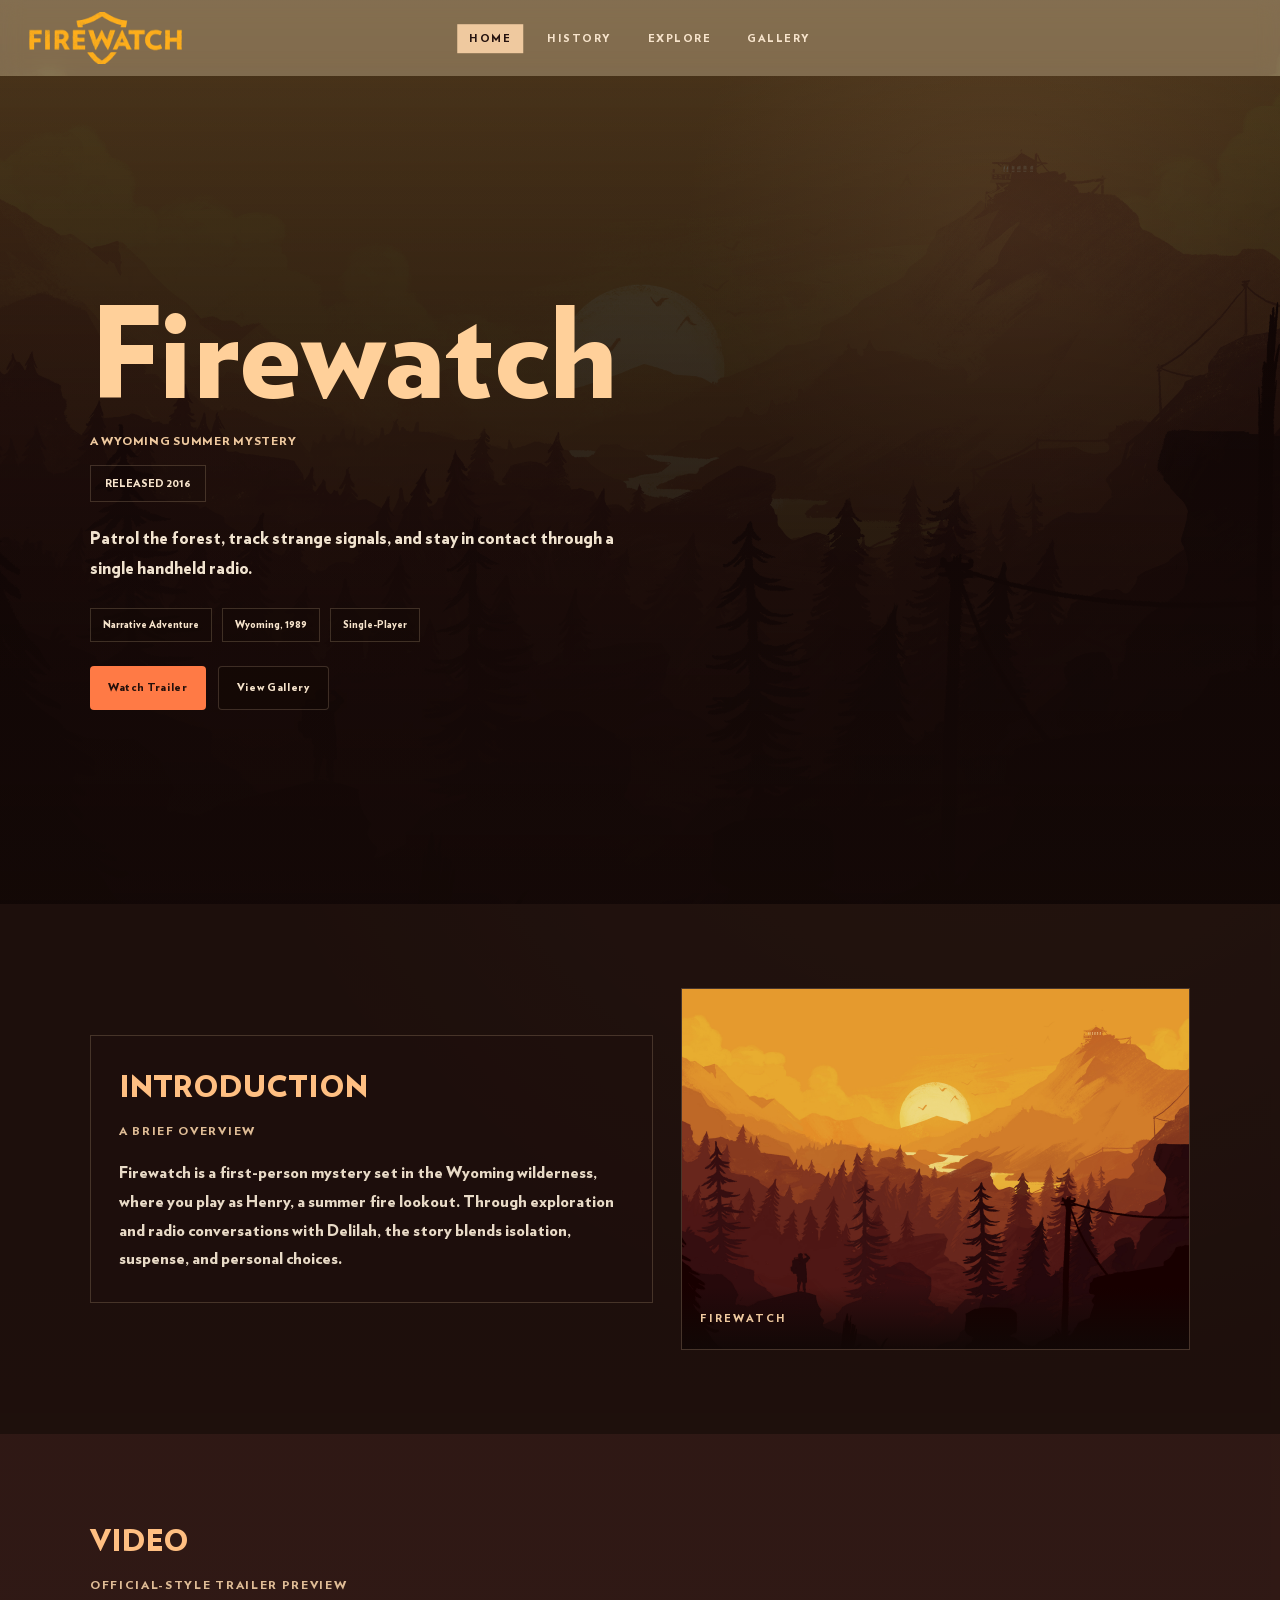
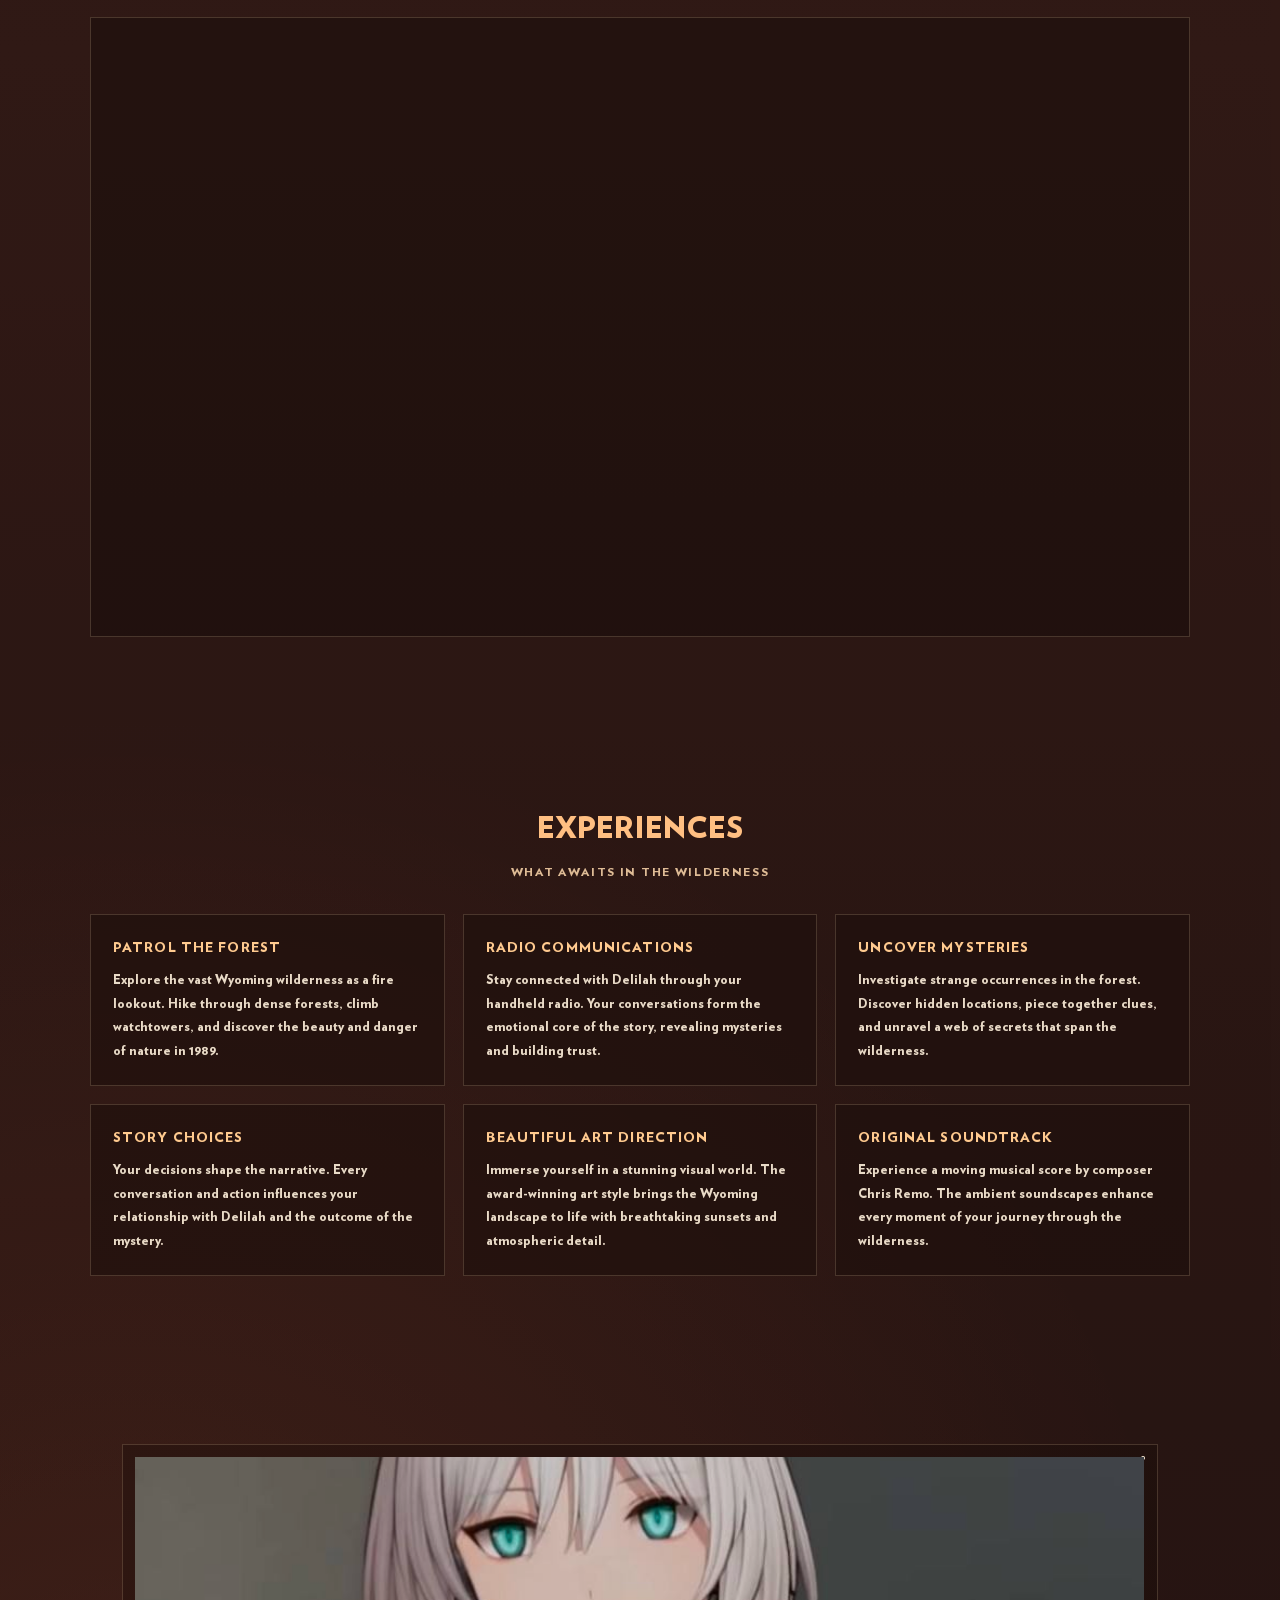
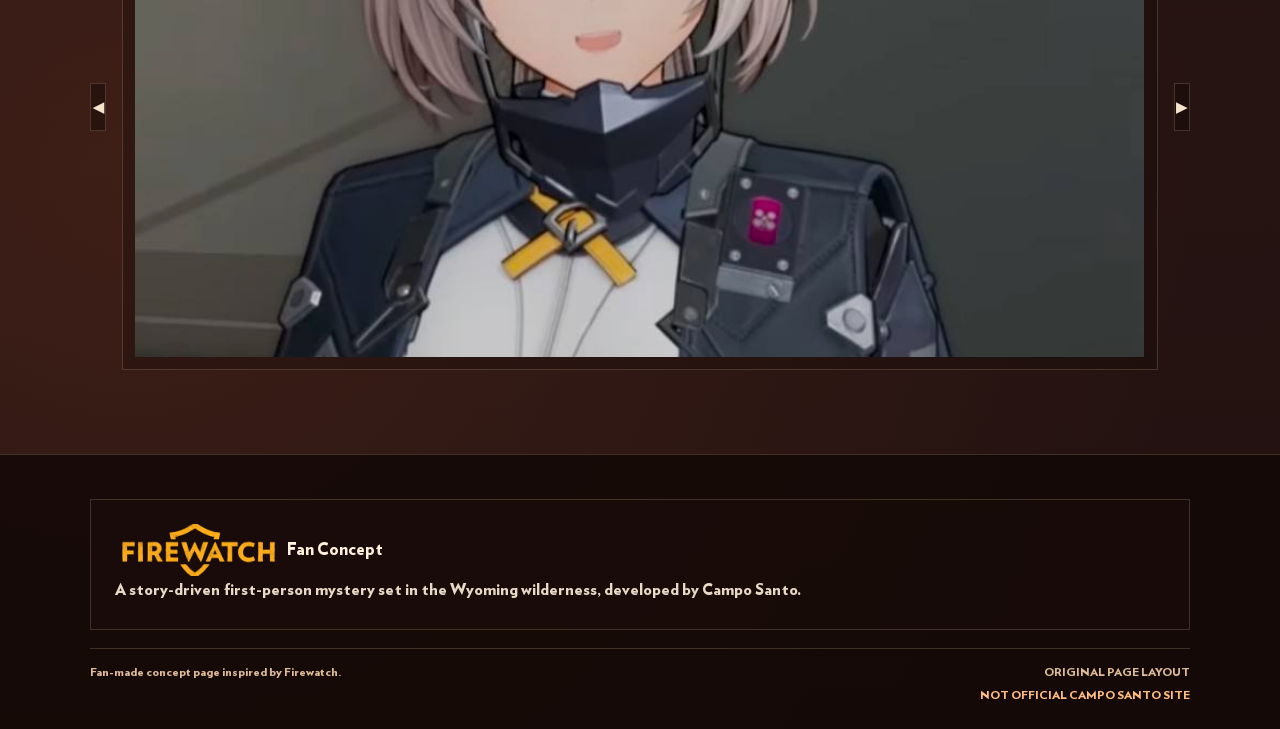
<file: index.html>
<!DOCTYPE html>
<html lang="en">
<head>
    <meta charset="UTF-8">
    <meta name="viewport" content="width=device-width, initial-scale=1.0">
    <meta name="description" content="Firewatch is a single player first-person mystery set in the Wyoming wilderness, developed by Campo Santo. Explore the story of Henry and Delilah as they uncover secrets in the forest.">
    <link href="https://fonts.googleapis.com/css2?family=Inter:wght@300;400;600;800;900&display=swap" rel="stylesheet">
    <title>Firewatch</title>
    <link rel="stylesheet" href="index.css">
</head>
<body>
    <a class="skip-link" href="#home">Skip to content</a>
    <nav class="navbar" role="navigation" aria-label="Main Navigation">
        <div class="nav-brand">
            <img src="Image-Repository/Firewatch_Logo.png" alt="Firewatch style logo" class="brand-logo-image" loading="lazy">
        </div>
        <ul class="nav-menu">
             <li><a href="index.html" class="active">HOME</a></li>
            <li><a href="history.html">HISTORY</a></li>
            <li><a href="explore.html">EXPLORE</a></li>
            <li><a href="gallery.html">GALLERY</a></li>
        </ul>
        
    </nav>
    
    <main id="home" class="main-content">
        <div class="hero-section">
            <div class="background-image-container">
                <img src="Image-Repository/Wallpaper.jpg" alt="Firewatch Background" class="hero-background-image" loading="lazy">
            </div>
            <h1 class="hero-title">Firewatch</h1>
            <p class="codename">A WYOMING SUMMER MYSTERY</p>
            <div class="established">RELEASED 2016</div>
            <p class="hero-lead">
                Patrol the forest, track strange signals, and stay in contact through a single handheld radio.
            </p>
            <div class="hero-tags" aria-label="Highlights">
                <span class="hero-tag">Narrative Adventure</span>
                <span class="hero-tag">Wyoming, 1989</span>
                <span class="hero-tag">Single-Player</span>
            </div>
            <div class="hero-actions">
                <a href="#video" class="hero-btn hero-btn-primary">Watch Trailer</a>
                <a href="gallery.html" class="hero-btn hero-btn-secondary">View Gallery</a>
            </div>

        </div>
    </main>

    <!-- About Section -->
    <section id="history" class="about-section">
        <div class="about-container">
            <div class="about-content">
                <h2 class="about-title">INTRODUCTION</h2>
                <h3 class="about-subtitle">A BRIEF OVERVIEW</h3>
                <p class="about-text">
                    Firewatch is a first-person mystery set in the Wyoming wilderness, where you play as Henry, a summer fire lookout.
                    Through exploration and radio conversations with Delilah, the story blends isolation, suspense, and personal choices.
                </p>
            </div>
            <div class="about-image">
                <img src="Image-Repository/Wallpaper.jpg" alt="Firewatch Landscape" class="weapon-image" loading="lazy">
                <div class="image-overlay">
                    <span class="image-caption">Firewatch</span>
                </div>
            </div>
        </div>
    </section>

    <section id="video" class="video-section">
        <div class="video-container">
            <div class="video-header">
                <h2 class="video-title">VIDEO</h2>
                <p class="video-subtitle">OFFICIAL-STYLE TRAILER PREVIEW</p>
            </div>
            <div class="video-frame-wrap">
                <iframe
                    class="video-frame"
                    src="https://www.youtube-nocookie.com/embed/d02lhvvVSy8"
                    title="Firewatch Trailer"
                    loading="lazy"
                    allow="accelerometer; autoplay; clipboard-write; encrypted-media; gyroscope; picture-in-picture; web-share"
                    referrerpolicy="strict-origin-when-cross-origin"
                    allowfullscreen>
                </iframe>
            </div>
        </div>
    </section>

    <!-- Experiences Section -->
    <section id="experiences" class="experiences-section">
        <div class="experiences-container">
            <div class="experiences-header">
                <h2 class="experiences-title">EXPERIENCES</h2>
                <p class="experiences-subtitle">WHAT AWAITS IN THE WILDERNESS</p>
            </div>
            <div class="experiences-grid">
                <div class="experience-card">
                    <h3 class="experience-card-title">PATROL THE FOREST</h3>
                    <p class="experience-card-text">
                        Explore the vast Wyoming wilderness as a fire lookout. Hike through dense forests, 
                        climb watchtowers, and discover the beauty and danger of nature in 1989.
                    </p>
                </div>
                <div class="experience-card">
                    <h3 class="experience-card-title">RADIO COMMUNICATIONS</h3>
                    <p class="experience-card-text">
                        Stay connected with Delilah through your handheld radio. Your conversations form 
                        the emotional core of the story, revealing mysteries and building trust.
                    </p>
                </div>
                <div class="experience-card">
                    <h3 class="experience-card-title">UNCOVER MYSTERIES</h3>
                    <p class="experience-card-text">
                        Investigate strange occurrences in the forest. Discover hidden locations, 
                        piece together clues, and unravel a web of secrets that span the wilderness.
                    </p>
                </div>
                <div class="experience-card">
                    <h3 class="experience-card-title">STORY CHOICES</h3>
                    <p class="experience-card-text">
                        Your decisions shape the narrative. Every conversation and action influences 
                        your relationship with Delilah and the outcome of the mystery.
                    </p>
                </div>
                <div class="experience-card">
                    <h3 class="experience-card-title">BEAUTIFUL ART DIRECTION</h3>
                    <p class="experience-card-text">
                        Immerse yourself in a stunning visual world. The award-winning art style brings 
                        the Wyoming landscape to life with breathtaking sunsets and atmospheric detail.
                    </p>
                </div>
                <div class="experience-card">
                    <h3 class="experience-card-title">ORIGINAL SOUNDTRACK</h3>
                    <p class="experience-card-text">
                        Experience a moving musical score by composer Chris Remo. The ambient soundscapes 
                        enhance every moment of your journey through the wilderness.
                    </p>
                </div>
            </div>
        </div>
    </section>

    <!-- Image Carousel (added below About Section) -->
    <section id="carousel" class="carousel-section">
        <div class="carousel-container">
            <button class="carousel-control prev" aria-label="Previous slide">◀</button>
            <div class="carousel-viewport" aria-roledescription="carousel">
                <ul class="carousel-track">
                    <li class="carousel-item">
                        <img src="Image-Repository/Dork.jpg" alt="Lookout Tower" loading="lazy">
                    </li>
                    <li class="carousel-item">
                        <img src="Image-Repository/Wallpaper.jpg" alt="Firewatch Landscape" loading="lazy">
                    </li>
                    <li class="carousel-item">
                        <img src="Image-Repository/94IMGBG.jpg" alt="Forest Detail" loading="lazy">
                    </li>
                    <li class="carousel-item">
                        <img src="Image-Repository/Dork.jpg" alt="Lookout View" loading="lazy">
                    </li>
                </ul>
            </div>
            <button class="carousel-control next" aria-label="Next slide">▶</button>
        </div>
    </section>



    <!-- Footer -->
    <footer class="footer">
        <div class="footer-container">
            <div class="footer-content">
                <div class="footer-section">
                    <div class="footer-brand">
                        <img src="Image-Repository/Firewatch_Logo.png" alt="Firewatch style logo" class="footer-logo-image" loading="lazy">
                        <span class="footer-title">Fan Concept</span>
                    </div>
                    <p class="footer-description">
                        A story-driven first-person mystery set in the Wyoming wilderness, developed by Campo Santo.
                    </p>
                </div>
                
                
            </div>
            
            <div class="footer-bottom">
                <div class="footer-copyright">
                    <p>Fan-made concept page inspired by Firewatch.</p>
                </div>
                <div class="footer-legal">
                    <span class="legal-text">ORIGINAL PAGE LAYOUT</span>
                    <span class="clearance-level">NOT OFFICIAL CAMPO SANTO SITE</span>
                </div>
            </div>
        </div>
    </footer>


  
    <script>
        (function(){
            /* --- Carousel controls --- */
            const track = document.querySelector('.carousel-track');
            const prev = document.querySelector('.carousel-control.prev');
            const next = document.querySelector('.carousel-control.next');
            if(track && prev && next){
                const slides = track.children;
                let index = 0;
                function show(i){
                    index = (i + slides.length) % slides.length;
                    track.style.transform = `translateX(-${index * 100}%)`;
                }
                prev.addEventListener('click', ()=> show(index - 1));
                next.addEventListener('click', ()=> show(index + 1));
                document.addEventListener('keydown', (e)=>{
                    if(e.key === 'ArrowLeft') show(index - 1);
                    if(e.key === 'ArrowRight') show(index + 1);
                });
            }

            /* --- Navbar scrolled shadow --- */
            const navbar = document.querySelector('.navbar');

            function onScroll(){
                // scrolled shadow
                if(window.scrollY > 24) navbar && navbar.classList.add('scrolled');
                else navbar && navbar.classList.remove('scrolled');
            }

            window.addEventListener('scroll', onScroll, {passive: true});
            // set initial state
            onScroll();
        })();
    </script>
</body>
</html>
</file>
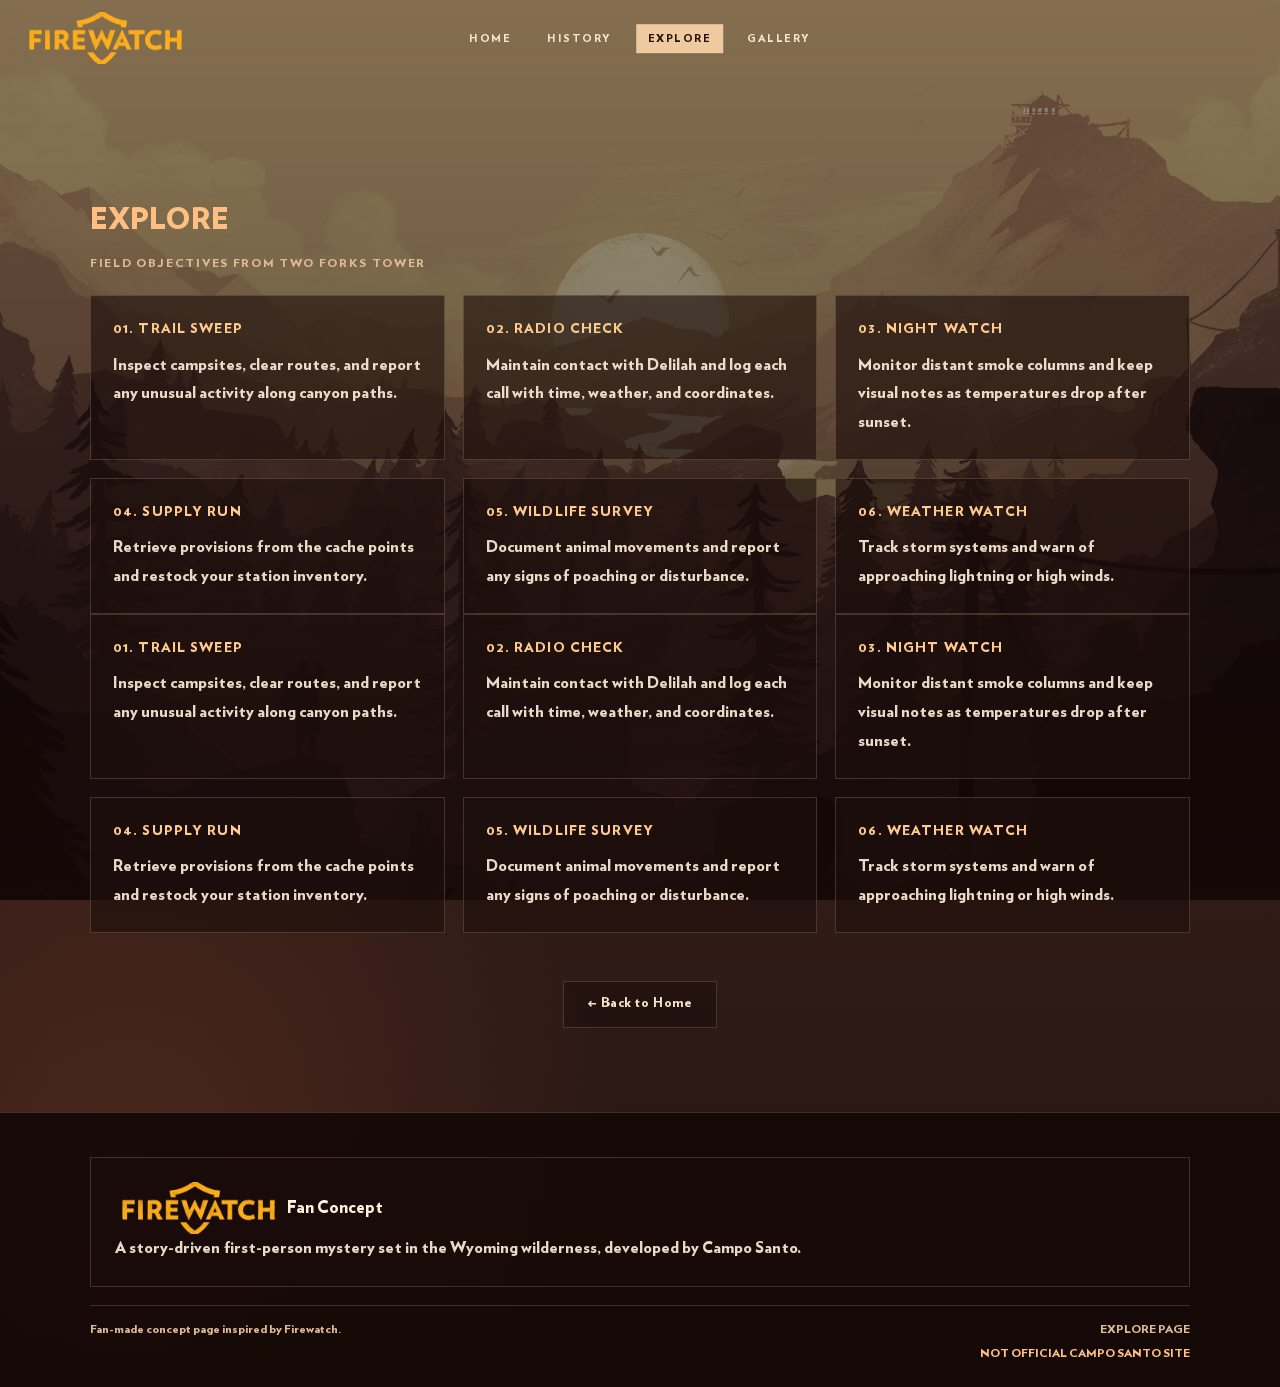
<file: explore.html>
<!DOCTYPE html>
<html lang="en">
<head>
    <meta charset="UTF-8">
    <meta name="viewport" content="width=device-width, initial-scale=1.0">
    <meta name="description" content="Firewatch Explore - Field objectives and missions from Two Forks Tower.">
    <link href="https://fonts.googleapis.com/css2?family=Inter:wght@300;400;600;800;900&display=swap" rel="stylesheet">
    <title>Explore - Firewatch</title>
    <link rel="stylesheet" href="explore.css">
</head>
<body>
    <a class="skip-link" href="#explore">Skip to content</a>
    <nav class="navbar" role="navigation" aria-label="Main Navigation">
        <div class="nav-brand">
            <img src="Image-Repository/Firewatch_Logo.png" alt="Firewatch style logo" class="brand-logo-image" loading="lazy">
        </div>
        <ul class="nav-menu">
             <li><a href="index.html">HOME</a></li>
            <li><a href="history.html">HISTORY</a></li>
            <li><a href="explore.html" class="active">EXPLORE</a></li>
            <li><a href="gallery.html">GALLERY</a></li>
        </ul>
    </nav>
    
    <!-- Explore Section -->
    <main id="explore" class="explore-main">
        <div class="explore-container">
            <div class="explore-header">
                <h1 class="explore-title">EXPLORE</h1>
                <p class="explore-subtitle">FIELD OBJECTIVES FROM TWO FORKS TOWER</p>
            </div>
            
            <div class="explore-grid">
                <article class="explore-card">
                    <h3 class="explore-card-title">01. Trail Sweep</h3>
                    <p class="explore-card-text">Inspect campsites, clear routes, and report any unusual activity along canyon paths.</p>
                </article>
                <article class="explore-card">
                    <h3 class="explore-card-title">02. Radio Check</h3>
                    <p class="explore-card-text">Maintain contact with Delilah and log each call with time, weather, and coordinates.</p>
                </article>
                <article class="explore-card">
                    <h3 class="explore-card-title">03. Night Watch</h3>
                    <p class="explore-card-text">Monitor distant smoke columns and keep visual notes as temperatures drop after sunset.</p>
                </article>
                <article class="explore-card">
                    <h3 class="explore-card-title">04. Supply Run</h3>
                    <p class="explore-card-text">Retrieve provisions from the cache points and restock your station inventory.</p>
                </article>
                <article class="explore-card">
                    <h3 class="explore-card-title">05. Wildlife Survey</h3>
                    <p class="explore-card-text">Document animal movements and report any signs of poaching or disturbance.</p>
                </article>
                <article class="explore-card">
                    <h3 class="explore-card-title">06. Weather Watch</h3>
                    <p class="explore-card-text">Track storm systems and warn of approaching lightning or high winds.</p>
                </article>
            </div>

 <div class="explore-grid">
                <article class="explore-card">
                    <h3 class="explore-card-title">01. Trail Sweep</h3>
                    <p class="explore-card-text">Inspect campsites, clear routes, and report any unusual activity along canyon paths.</p>
                </article>
                <article class="explore-card">
                    <h3 class="explore-card-title">02. Radio Check</h3>
                    <p class="explore-card-text">Maintain contact with Delilah and log each call with time, weather, and coordinates.</p>
                </article>
                <article class="explore-card">
                    <h3 class="explore-card-title">03. Night Watch</h3>
                    <p class="explore-card-text">Monitor distant smoke columns and keep visual notes as temperatures drop after sunset.</p>
                </article>
                <article class="explore-card">
                    <h3 class="explore-card-title">04. Supply Run</h3>
                    <p class="explore-card-text">Retrieve provisions from the cache points and restock your station inventory.</p>
                </article>
                <article class="explore-card">
                    <h3 class="explore-card-title">05. Wildlife Survey</h3>
                    <p class="explore-card-text">Document animal movements and report any signs of poaching or disturbance.</p>
                </article>
                <article class="explore-card">
                    <h3 class="explore-card-title">06. Weather Watch</h3>
                    <p class="explore-card-text">Track storm systems and warn of approaching lightning or high winds.</p>
                </article>
            </div>

            <div class="explore-back">
                <a href="index.html" class="explore-back-link">← Back to Home</a>
            </div>
        </div>
    </main>

    <!-- Footer -->
    <footer class="footer">
        <div class="footer-container">
            <div class="footer-content">
                <div class="footer-section">
                    <div class="footer-brand">
                        <img src="Image-Repository/Firewatch_Logo.png" alt="Firewatch style logo" class="footer-logo-image" loading="lazy">
                        <span class="footer-title">Fan Concept</span>
                    </div>
                    <p class="footer-description">
                        A story-driven first-person mystery set in the Wyoming wilderness, developed by Campo Santo.
                    </p>
                </div>
            </div>
            
            <div class="footer-bottom">
                <div class="footer-copyright">
                    <p>Fan-made concept page inspired by Firewatch.</p>
                </div>
                <div class="footer-legal">
                    <span class="legal-text">EXPLORE PAGE</span>
                    <span class="clearance-level">NOT OFFICIAL CAMPO SANTO SITE</span>
                </div>
            </div>
        </div>
    </footer>

    <script>
        (function(){
            /* --- Navbar scrolled shadow --- */
            const navbar = document.querySelector('.navbar');

            function onScroll(){
                if(window.scrollY > 24) navbar && navbar.classList.add('scrolled');
                else navbar && navbar.classList.remove('scrolled');
            }

            window.addEventListener('scroll', onScroll, {passive: true});
            onScroll();
        })();
    </script>
</body>
</html>
</file>
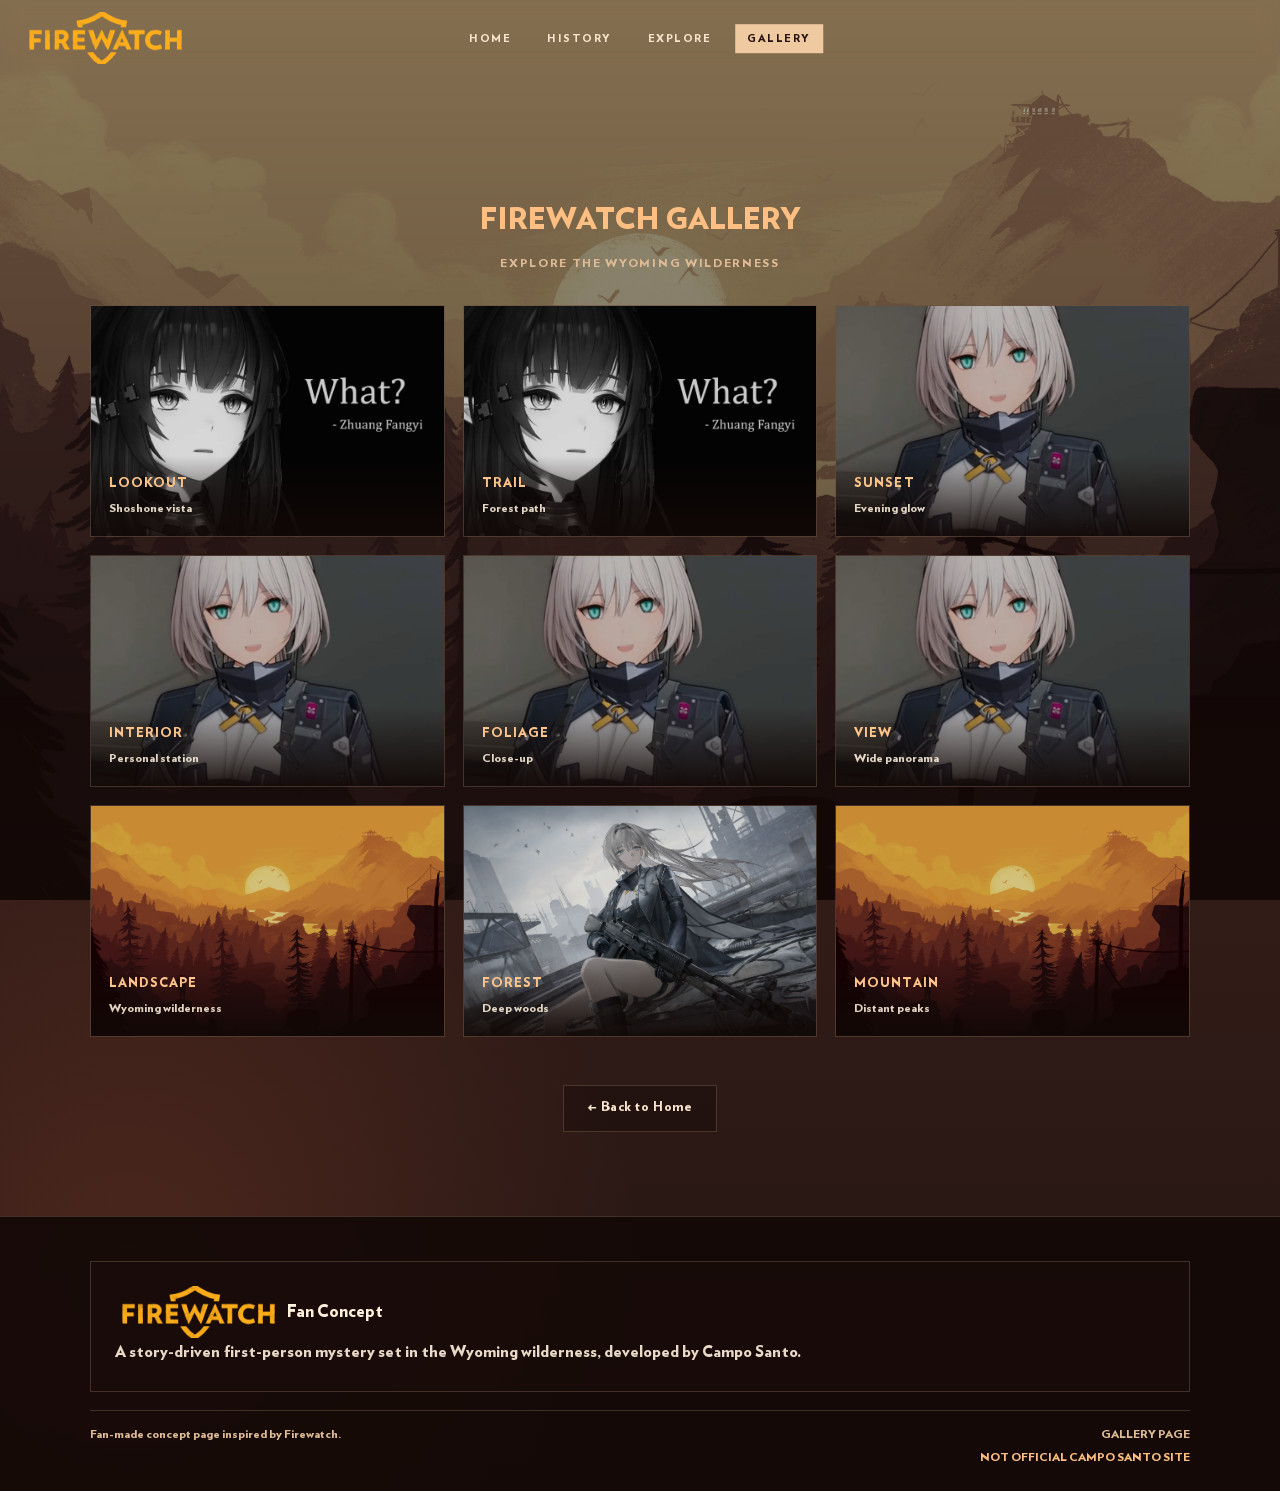
<file: gallery.html>
<!DOCTYPE html>
<html lang="en">
<head>
    <meta charset="UTF-8">
    <meta name="viewport" content="width=device-width, initial-scale=1.0">
    <meta name="description" content="Firewatch Gallery - Explore screenshots, concept art, and moments from the game.">
    <link href="https://fonts.googleapis.com/css2?family=Inter:wght@300;400;600;800;900&display=swap" rel="stylesheet">
    <title>Gallery - Firewatch</title>
    <link rel="stylesheet" href="gallery.css">
</head>
<body>
    <a class="skip-link" href="#gallery">Skip to content</a>
    <nav class="navbar" role="navigation" aria-label="Main Navigation">
        <div class="nav-brand">
            <img src="Image-Repository/Firewatch_Logo.png" alt="Firewatch style logo" class="brand-logo-image" loading="lazy">
        </div>
        <ul class="nav-menu">
            <li><a href="index.html">HOME</a></li>
            <li><a href="history.html">HISTORY</a></li>
            <li><a href="explore.html">EXPLORE</a></li>
            <li><a href="gallery.html" class="active">GALLERY</a></li>
        </ul>
    </nav>
    
    <!-- Gallery Section -->
    <main id="gallery" class="gallery-main">
        <div class="gallery-container">
            <div class="gallery-header">
                <h1 class="gallery-title">FIREWATCH GALLERY</h1>
                <p class="gallery-subtitle">EXPLORE THE WYOMING WILDERNESS</p>
            </div>
            
            <div class="gallery-grid">
                <div class="gallery-item">
                    <img src="Image-Repository/What.jpg" alt="Firewatch Lookout Tower" class="gallery-image" loading="lazy">
                    <div class="gallery-overlay">
                        <div class="gallery-info">
                            <h4 class="gallery-item-title">Lookout</h4>
                            <p class="gallery-item-desc">Shoshone vista</p>
                        </div>
                    </div>
                </div>
                
                <div class="gallery-item">
                    <img src="Image-Repository/What.jpg" alt="Forest Trail" class="gallery-image" loading="lazy">
                    <div class="gallery-overlay">
                        <div class="gallery-info">
                            <h4 class="gallery-item-title">Trail</h4>
                            <p class="gallery-item-desc">Forest path</p>
                        </div>
                    </div>
                </div>
                
                <div class="gallery-item">
                    <img src="Image-Repository/Dork.jpg" alt="Sunset Over Forest" class="gallery-image" loading="lazy">
                    <div class="gallery-overlay">
                        <div class="gallery-info">
                            <h4 class="gallery-item-title">Sunset</h4>
                            <p class="gallery-item-desc">Evening glow</p>
                        </div>
                    </div>
                </div>
                
                <div class="gallery-item">
                    <img src="Image-Repository/Dork.jpg" alt="Watchtower Interior" class="gallery-image" loading="lazy">
                    <div class="gallery-overlay">
                        <div class="gallery-info">
                            <h4 class="gallery-item-title">Interior</h4>
                            <p class="gallery-item-desc">Personal station</p>
                        </div>
                    </div>
                </div>
                
                <div class="gallery-item">
                    <img src="Image-Repository/Dork.jpg" alt="Forest Detail" class="gallery-image" loading="lazy">
                    <div class="gallery-overlay">
                        <div class="gallery-info">
                            <h4 class="gallery-item-title">Foliage</h4>
                            <p class="gallery-item-desc">Close-up</p>
                        </div>
                    </div>
                </div>
                
                <div class="gallery-item">
                    <img src="Image-Repository/Dork.jpg" alt="Lookout View" class="gallery-image" loading="lazy">
                    <div class="gallery-overlay">
                        <div class="gallery-info">
                            <h4 class="gallery-item-title">View</h4>
                            <p class="gallery-item-desc">Wide panorama</p>
                        </div>
                    </div>
                </div>

                <div class="gallery-item">
                    <img src="Image-Repository/Wallpaper.jpg" alt="Firewatch Landscape" class="gallery-image" loading="lazy">
                    <div class="gallery-overlay">
                        <div class="gallery-info">
                            <h4 class="gallery-item-title">Landscape</h4>
                            <p class="gallery-item-desc">Wyoming wilderness</p>
                        </div>
                    </div>
                </div>
                
                <div class="gallery-item">
                    <img src="Image-Repository/94IMGBG.jpg" alt="Forest Scene" class="gallery-image" loading="lazy">
                    <div class="gallery-overlay">
                        <div class="gallery-info">
                            <h4 class="gallery-item-title">Forest</h4>
                            <p class="gallery-item-desc">Deep woods</p>
                        </div>
                    </div>
                </div>
                
                <div class="gallery-item">
                    <img src="Image-Repository/Wallpaper.jpg" alt="Mountain Vista" class="gallery-image" loading="lazy">
                    <div class="gallery-overlay">
                        <div class="gallery-info">
                            <h4 class="gallery-item-title">Mountain</h4>
                            <p class="gallery-item-desc">Distant peaks</p>
                        </div>
                    </div>
                </div>
            </div>

            <div class="gallery-back">
                <a href="index.html" class="gallery-back-link">← Back to Home</a>
            </div>
        </div>
    </main>

    <!-- Footer -->
    <footer class="footer">
        <div class="footer-container">
            <div class="footer-content">
                <div class="footer-section">
                    <div class="footer-brand">
                        <img src="Image-Repository/Firewatch_Logo.png" alt="Firewatch style logo" class="footer-logo-image" loading="lazy">
                        <span class="footer-title">Fan Concept</span>
                    </div>
                    <p class="footer-description">
                        A story-driven first-person mystery set in the Wyoming wilderness, developed by Campo Santo.
                    </p>
                </div>
            </div>
            
            <div class="footer-bottom">
                <div class="footer-copyright">
                    <p>Fan-made concept page inspired by Firewatch.</p>
                </div>
                <div class="footer-legal">
                    <span class="legal-text">GALLERY PAGE</span>
                    <span class="clearance-level">NOT OFFICIAL CAMPO SANTO SITE</span>
                </div>
            </div>
        </div>
    </footer>

    <script>
        (function(){
            /* --- Navbar scrolled shadow --- */
            const navbar = document.querySelector('.navbar');

            function onScroll(){
                if(window.scrollY > 24) navbar && navbar.classList.add('scrolled');
                else navbar && navbar.classList.remove('scrolled');
            }

            window.addEventListener('scroll', onScroll, {passive: true});
            onScroll();
        })();
    </script>
</body>
</html>
</file>
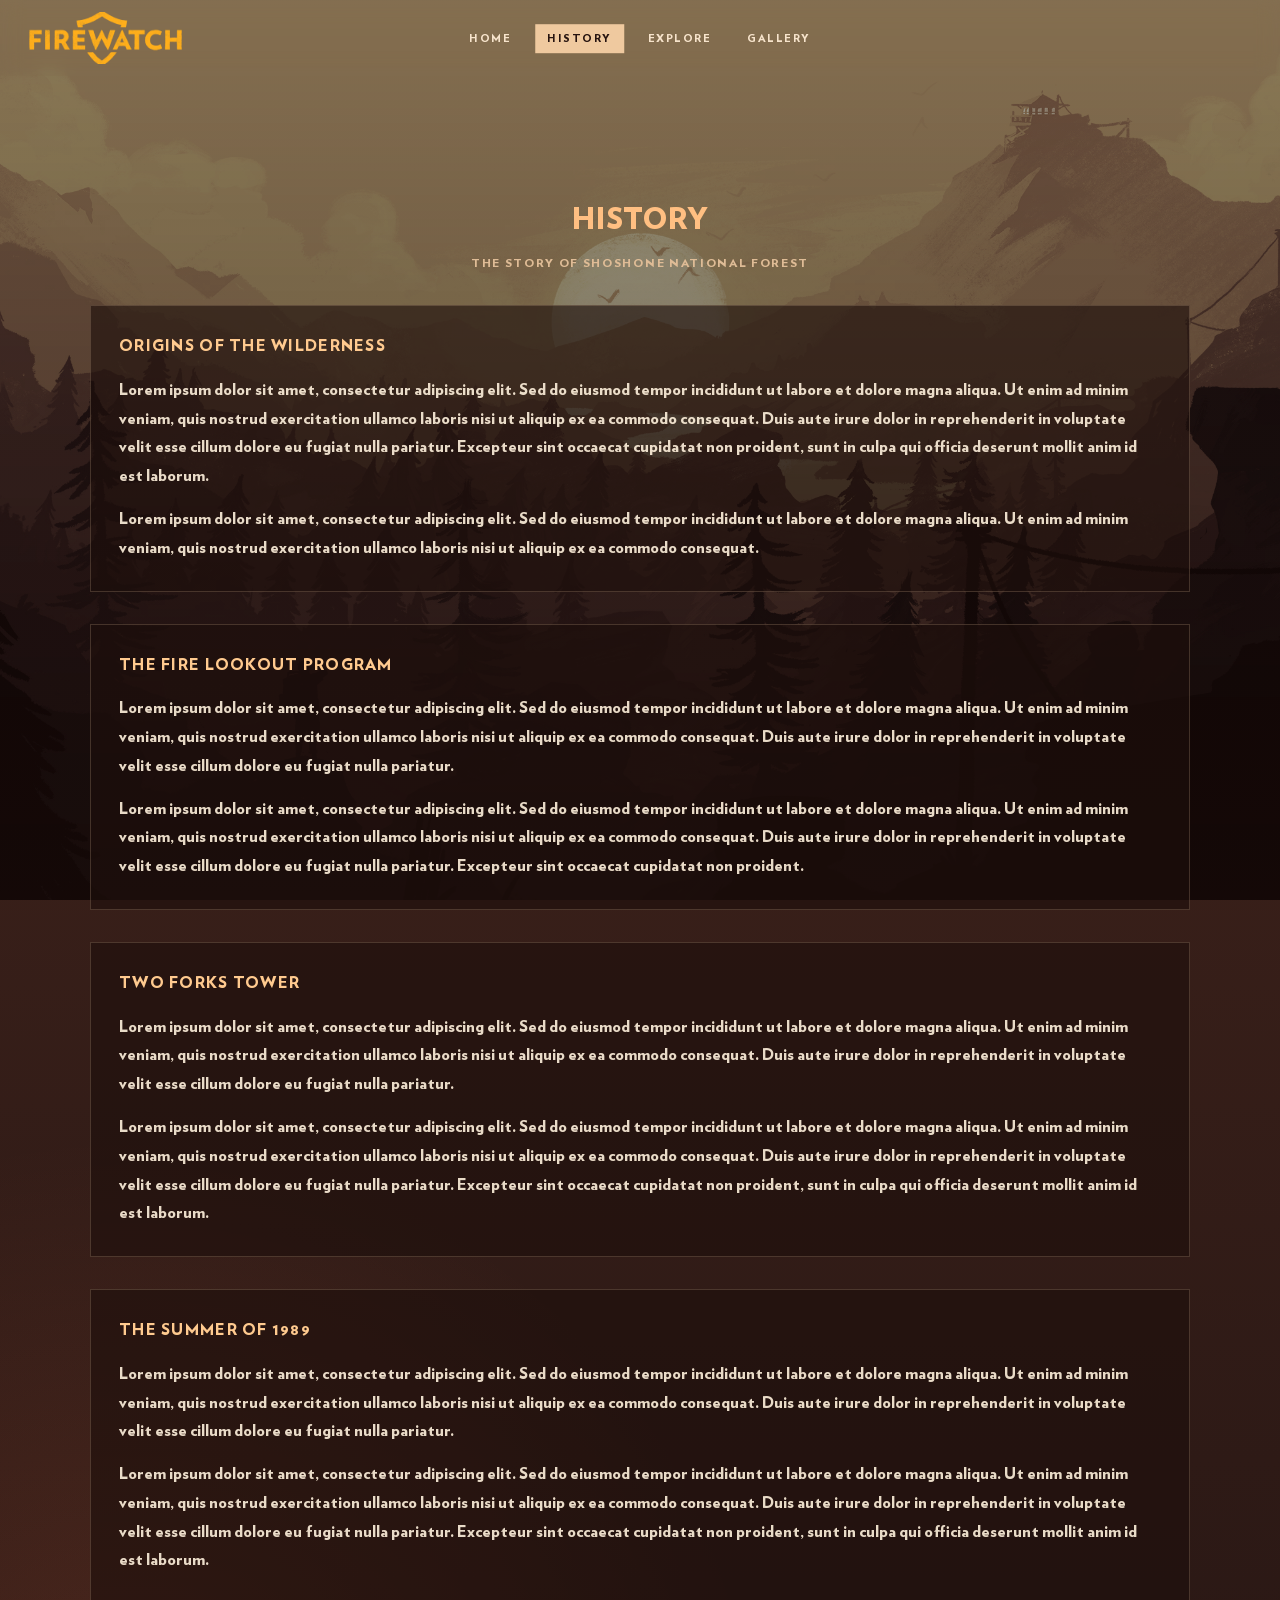
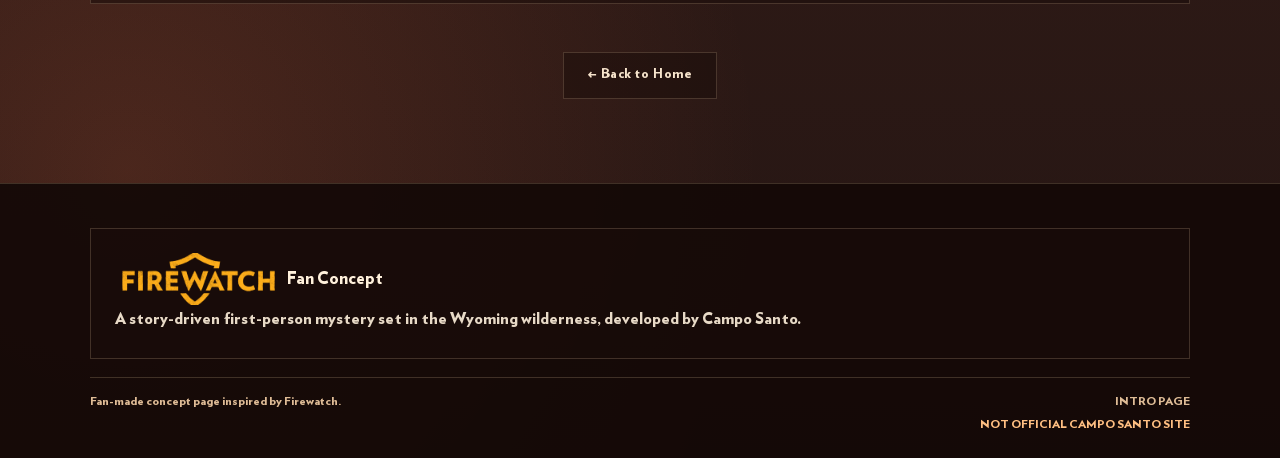
<file: history.html>
<!DOCTYPE html>
<html lang="en">
<head>
    <meta charset="UTF-8">
    <meta name="viewport" content="width=device-width, initial-scale=1.0">
    <meta name="description" content="Firewatch History - Learn about the history of Shoshone National Forest and the Two Forks watchtower.">
    <link href="https://fonts.googleapis.com/css2?family=Inter:wght@300;400;600;800;900&display=swap" rel="stylesheet">
    <title>Introduction - Firewatch</title>
    <link rel="stylesheet" href="history.css">
</head>
<body>
    <a class="skip-link" href="#intro">Skip to content</a>
    <nav class="navbar" role="navigation" aria-label="Main Navigation">
        <div class="nav-brand">
            <img src="Image-Repository/Firewatch_Logo.png" alt="Firewatch style logo" class="brand-logo-image" loading="lazy">
        </div>
        <ul class="nav-menu">
            <li><a href="index.html">HOME</a></li>
            <li><a href="history.html" class="active">HISTORY</a></li>
            <li><a href="explore.html">EXPLORE</a></li>
            <li><a href="gallery.html">GALLERY</a></li>
        </ul>
    </nav>
    
    <!-- Intro/History Section -->
    <main id="intro" class="intro-main">
        <div class="intro-container">
            <div class="intro-header">
                <h1 class="intro-title">HISTORY</h1>
                <p class="intro-subtitle">THE STORY OF SHOSHONE NATIONAL FOREST</p>
            </div>

            <div class="intro-content">
                <article class="intro-section">
                    <h2 class="intro-section-title">ORIGINS OF THE WILDERNESS</h2>
                    <p class="intro-text">
                        Lorem ipsum dolor sit amet, consectetur adipiscing elit. Sed do eiusmod tempor incididunt ut labore et dolore magna aliqua. Ut enim ad minim veniam, quis nostrud exercitation ullamco laboris nisi ut aliquip ex ea commodo consequat. Duis aute irure dolor in reprehenderit in voluptate velit esse cillum dolore eu fugiat nulla pariatur. Excepteur sint occaecat cupidatat non proident, sunt in culpa qui officia deserunt mollit anim id est laborum.
                    </p>
                    <p class="intro-text">
                        Lorem ipsum dolor sit amet, consectetur adipiscing elit. Sed do eiusmod tempor incididunt ut labore et dolore magna aliqua. Ut enim ad minim veniam, quis nostrud exercitation ullamco laboris nisi ut aliquip ex ea commodo consequat.
                    </p>
                </article>

                <article class="intro-section">
                    <h2 class="intro-section-title">THE FIRE LOOKOUT PROGRAM</h2>
                    <p class="intro-text">
                        Lorem ipsum dolor sit amet, consectetur adipiscing elit. Sed do eiusmod tempor incididunt ut labore et dolore magna aliqua. Ut enim ad minim veniam, quis nostrud exercitation ullamco laboris nisi ut aliquip ex ea commodo consequat. Duis aute irure dolor in reprehenderit in voluptate velit esse cillum dolore eu fugiat nulla pariatur.
                    </p>
                    <p class="intro-text">
                        Lorem ipsum dolor sit amet, consectetur adipiscing elit. Sed do eiusmod tempor incididunt ut labore et dolore magna aliqua. Ut enim ad minim veniam, quis nostrud exercitation ullamco laboris nisi ut aliquip ex ea commodo consequat. Duis aute irure dolor in reprehenderit in voluptate velit esse cillum dolore eu fugiat nulla pariatur. Excepteur sint occaecat cupidatat non proident.
                    </p>
                </article>

                <article class="intro-section">
                    <h2 class="intro-section-title">TWO FORKS TOWER</h2>
                    <p class="intro-text">
                        Lorem ipsum dolor sit amet, consectetur adipiscing elit. Sed do eiusmod tempor incididunt ut labore et dolore magna aliqua. Ut enim ad minim veniam, quis nostrud exercitation ullamco laboris nisi ut aliquip ex ea commodo consequat. Duis aute irure dolor in reprehenderit in voluptate velit esse cillum dolore eu fugiat nulla pariatur.
                    </p>
                    <p class="intro-text">
                        Lorem ipsum dolor sit amet, consectetur adipiscing elit. Sed do eiusmod tempor incididunt ut labore et dolore magna aliqua. Ut enim ad minim veniam, quis nostrud exercitation ullamco laboris nisi ut aliquip ex ea commodo consequat. Duis aute irure dolor in reprehenderit in voluptate velit esse cillum dolore eu fugiat nulla pariatur. Excepteur sint occaecat cupidatat non proident, sunt in culpa qui officia deserunt mollit anim id est laborum.
                    </p>
                </article>

                <article class="intro-section">
                    <h2 class="intro-section-title">THE SUMMER OF 1989</h2>
                    <p class="intro-text">
                        Lorem ipsum dolor sit amet, consectetur adipiscing elit. Sed do eiusmod tempor incididunt ut labore et dolore magna aliqua. Ut enim ad minim veniam, quis nostrud exercitation ullamco laboris nisi ut aliquip ex ea commodo consequat. Duis aute irure dolor in reprehenderit in voluptate velit esse cillum dolore eu fugiat nulla pariatur.
                    </p>
                    <p class="intro-text">
                        Lorem ipsum dolor sit amet, consectetur adipiscing elit. Sed do eiusmod tempor incididunt ut labore et dolore magna aliqua. Ut enim ad minim veniam, quis nostrud exercitation ullamco laboris nisi ut aliquip ex ea commodo consequat. Duis aute irure dolor in reprehenderit in voluptate velit esse cillum dolore eu fugiat nulla pariatur. Excepteur sint occaecat cupidatat non proident, sunt in culpa qui officia deserunt mollit anim id est laborum.
                    </p>
                </article>
            </div>

            <div class="intro-back">
                <a href="index.html" class="intro-back-link">← Back to Home</a>
            </div>
        </div>
    </main>

    <!-- Footer -->
    <footer class="footer">
        <div class="footer-container">
            <div class="footer-content">
                <div class="footer-section">
                    <div class="footer-brand">
                        <img src="Image-Repository/Firewatch_Logo.png" alt="Firewatch style logo" class="footer-logo-image" loading="lazy">
                        <span class="footer-title">Fan Concept</span>
                    </div>
                    <p class="footer-description">
                        A story-driven first-person mystery set in the Wyoming wilderness, developed by Campo Santo.
                    </p>
                </div>
            </div>
            
            <div class="footer-bottom">
                <div class="footer-copyright">
                    <p>Fan-made concept page inspired by Firewatch.</p>
                </div>
                <div class="footer-legal">
                    <span class="legal-text">INTRO PAGE</span>
                    <span class="clearance-level">NOT OFFICIAL CAMPO SANTO SITE</span>
                </div>
            </div>
        </div>
    </footer>

    <script>
        (function(){
            /* --- Navbar scrolled shadow --- */
            const navbar = document.querySelector('.navbar');

            function onScroll(){
                if(window.scrollY > 24) navbar && navbar.classList.add('scrolled');
                else navbar && navbar.classList.remove('scrolled');
            }

            window.addEventListener('scroll', onScroll, {passive: true});
            onScroll();
        })();
    </script>
</body>
</html>
</file>
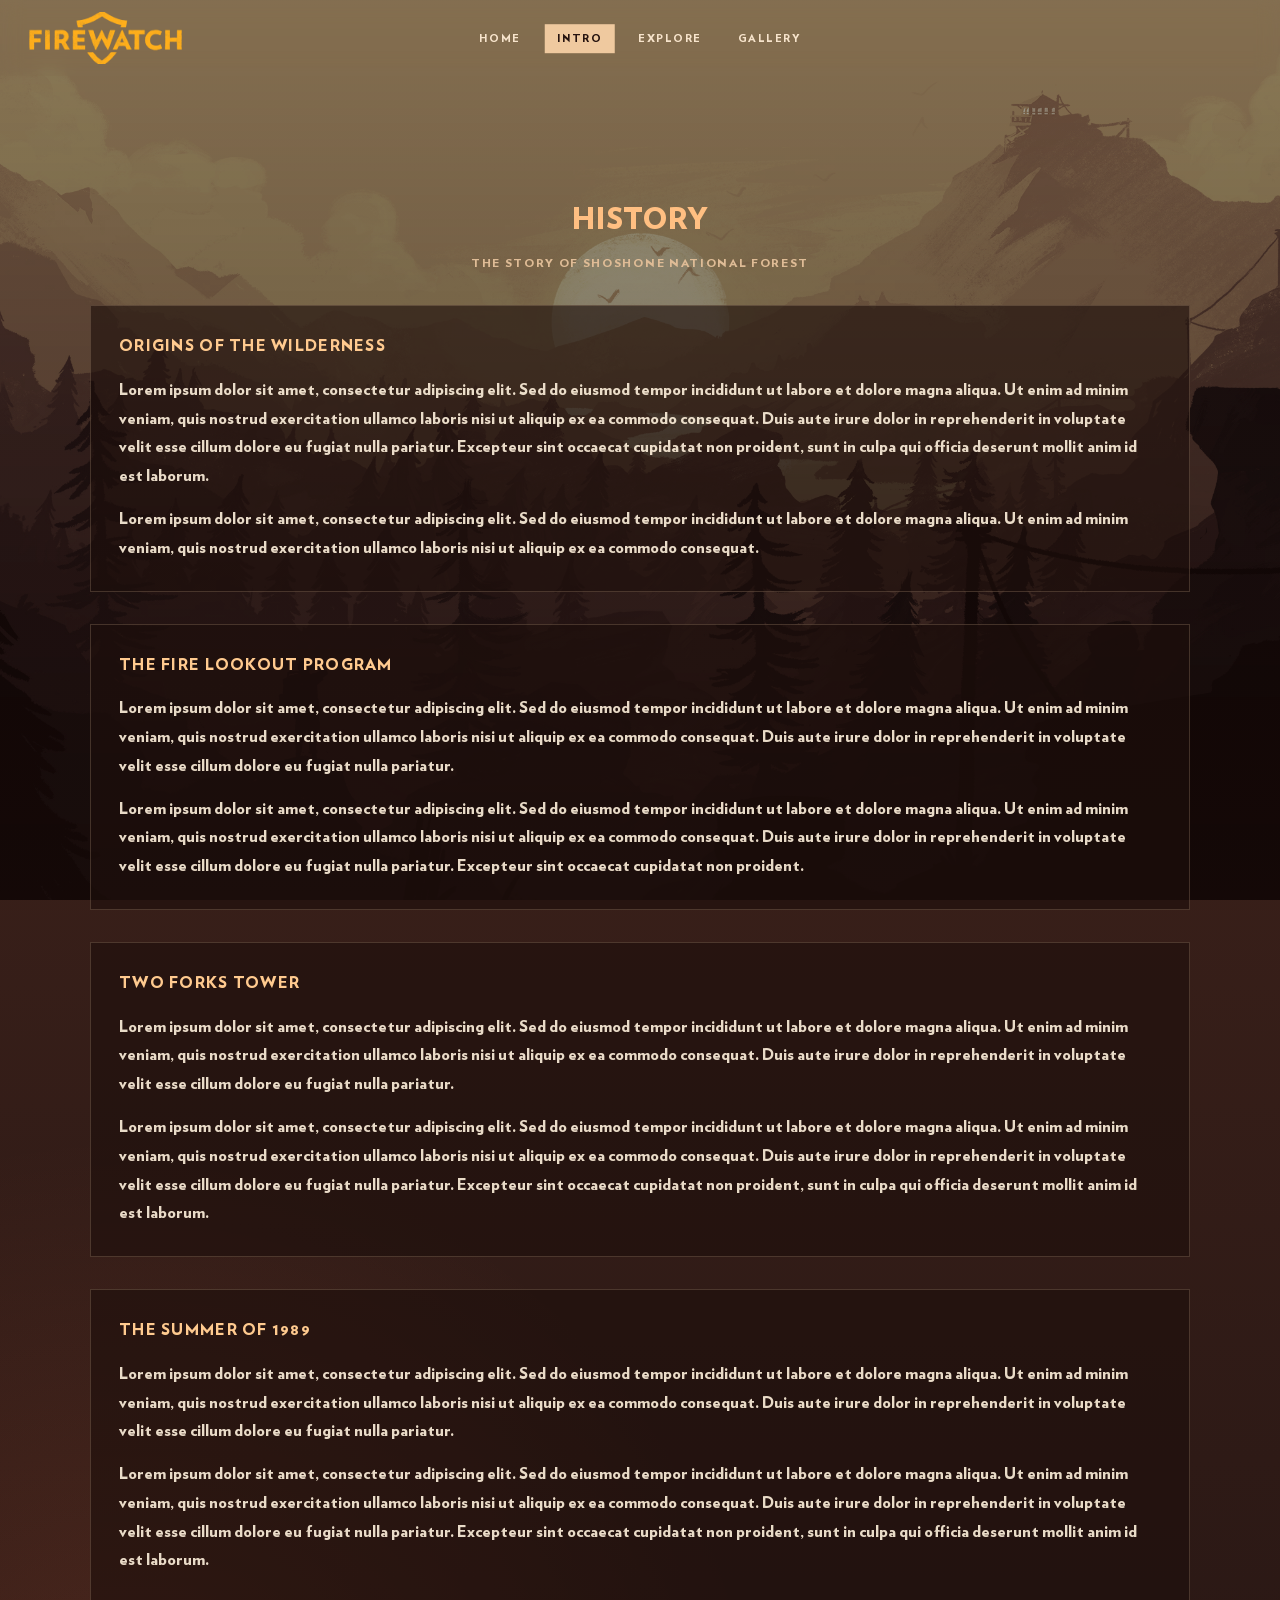
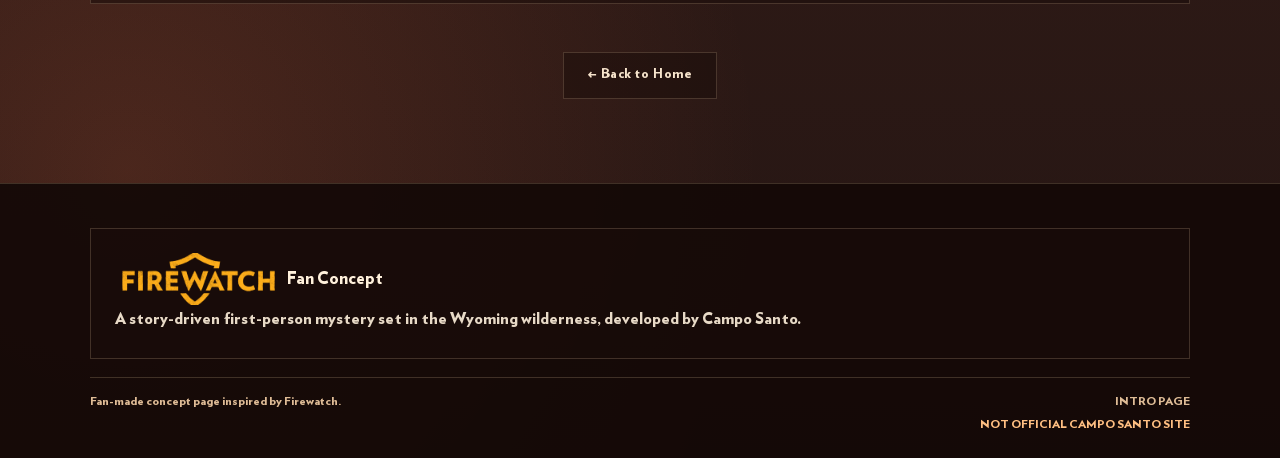
<file: intro.html>
<!DOCTYPE html>
<html lang="en">
<head>
    <meta charset="UTF-8">
    <meta name="viewport" content="width=device-width, initial-scale=1.0">
    <meta name="description" content="Firewatch History - Learn about the history of Shoshone National Forest and the Two Forks watchtower.">
    <link href="https://fonts.googleapis.com/css2?family=Inter:wght@300;400;600;800;900&display=swap" rel="stylesheet">
    <title>Introduction - Firewatch</title>
    <link rel="stylesheet" href="intro.css">
</head>
<body>
    <a class="skip-link" href="#intro">Skip to content</a>
    <nav class="navbar" role="navigation" aria-label="Main Navigation">
        <div class="nav-brand">
            <img src="Image-Repository/Firewatch_Logo.png" alt="Firewatch style logo" class="brand-logo-image" loading="lazy">
        </div>
        <ul class="nav-menu">
            <li><a href="index.html">HOME</a></li>
            <li><a href="history.html" class="active">INTRO</a></li>
            <li><a href="explore.html">EXPLORE</a></li>
            <li><a href="gallery.html">GALLERY</a></li>
        </ul>
    </nav>
    
    <!-- Intro/History Section -->
    <main id="intro" class="intro-main">
        <div class="intro-container">
            <div class="intro-header">
                <h1 class="intro-title">HISTORY</h1>
                <p class="intro-subtitle">THE STORY OF SHOSHONE NATIONAL FOREST</p>
            </div>

            <div class="intro-content">
                <article class="intro-section">
                    <h2 class="intro-section-title">ORIGINS OF THE WILDERNESS</h2>
                    <p class="intro-text">
                        Lorem ipsum dolor sit amet, consectetur adipiscing elit. Sed do eiusmod tempor incididunt ut labore et dolore magna aliqua. Ut enim ad minim veniam, quis nostrud exercitation ullamco laboris nisi ut aliquip ex ea commodo consequat. Duis aute irure dolor in reprehenderit in voluptate velit esse cillum dolore eu fugiat nulla pariatur. Excepteur sint occaecat cupidatat non proident, sunt in culpa qui officia deserunt mollit anim id est laborum.
                    </p>
                    <p class="intro-text">
                        Lorem ipsum dolor sit amet, consectetur adipiscing elit. Sed do eiusmod tempor incididunt ut labore et dolore magna aliqua. Ut enim ad minim veniam, quis nostrud exercitation ullamco laboris nisi ut aliquip ex ea commodo consequat.
                    </p>
                </article>

                <article class="intro-section">
                    <h2 class="intro-section-title">THE FIRE LOOKOUT PROGRAM</h2>
                    <p class="intro-text">
                        Lorem ipsum dolor sit amet, consectetur adipiscing elit. Sed do eiusmod tempor incididunt ut labore et dolore magna aliqua. Ut enim ad minim veniam, quis nostrud exercitation ullamco laboris nisi ut aliquip ex ea commodo consequat. Duis aute irure dolor in reprehenderit in voluptate velit esse cillum dolore eu fugiat nulla pariatur.
                    </p>
                    <p class="intro-text">
                        Lorem ipsum dolor sit amet, consectetur adipiscing elit. Sed do eiusmod tempor incididunt ut labore et dolore magna aliqua. Ut enim ad minim veniam, quis nostrud exercitation ullamco laboris nisi ut aliquip ex ea commodo consequat. Duis aute irure dolor in reprehenderit in voluptate velit esse cillum dolore eu fugiat nulla pariatur. Excepteur sint occaecat cupidatat non proident.
                    </p>
                </article>

                <article class="intro-section">
                    <h2 class="intro-section-title">TWO FORKS TOWER</h2>
                    <p class="intro-text">
                        Lorem ipsum dolor sit amet, consectetur adipiscing elit. Sed do eiusmod tempor incididunt ut labore et dolore magna aliqua. Ut enim ad minim veniam, quis nostrud exercitation ullamco laboris nisi ut aliquip ex ea commodo consequat. Duis aute irure dolor in reprehenderit in voluptate velit esse cillum dolore eu fugiat nulla pariatur.
                    </p>
                    <p class="intro-text">
                        Lorem ipsum dolor sit amet, consectetur adipiscing elit. Sed do eiusmod tempor incididunt ut labore et dolore magna aliqua. Ut enim ad minim veniam, quis nostrud exercitation ullamco laboris nisi ut aliquip ex ea commodo consequat. Duis aute irure dolor in reprehenderit in voluptate velit esse cillum dolore eu fugiat nulla pariatur. Excepteur sint occaecat cupidatat non proident, sunt in culpa qui officia deserunt mollit anim id est laborum.
                    </p>
                </article>

                <article class="intro-section">
                    <h2 class="intro-section-title">THE SUMMER OF 1989</h2>
                    <p class="intro-text">
                        Lorem ipsum dolor sit amet, consectetur adipiscing elit. Sed do eiusmod tempor incididunt ut labore et dolore magna aliqua. Ut enim ad minim veniam, quis nostrud exercitation ullamco laboris nisi ut aliquip ex ea commodo consequat. Duis aute irure dolor in reprehenderit in voluptate velit esse cillum dolore eu fugiat nulla pariatur.
                    </p>
                    <p class="intro-text">
                        Lorem ipsum dolor sit amet, consectetur adipiscing elit. Sed do eiusmod tempor incididunt ut labore et dolore magna aliqua. Ut enim ad minim veniam, quis nostrud exercitation ullamco laboris nisi ut aliquip ex ea commodo consequat. Duis aute irure dolor in reprehenderit in voluptate velit esse cillum dolore eu fugiat nulla pariatur. Excepteur sint occaecat cupidatat non proident, sunt in culpa qui officia deserunt mollit anim id est laborum.
                    </p>
                </article>
            </div>

            <div class="intro-back">
                <a href="index.html" class="intro-back-link">← Back to Home</a>
            </div>
        </div>
    </main>

    <!-- Footer -->
    <footer class="footer">
        <div class="footer-container">
            <div class="footer-content">
                <div class="footer-section">
                    <div class="footer-brand">
                        <img src="Image-Repository/Firewatch_Logo.png" alt="Firewatch style logo" class="footer-logo-image" loading="lazy">
                        <span class="footer-title">Fan Concept</span>
                    </div>
                    <p class="footer-description">
                        A story-driven first-person mystery set in the Wyoming wilderness, developed by Campo Santo.
                    </p>
                </div>
            </div>
            
            <div class="footer-bottom">
                <div class="footer-copyright">
                    <p>Fan-made concept page inspired by Firewatch.</p>
                </div>
                <div class="footer-legal">
                    <span class="legal-text">INTRO PAGE</span>
                    <span class="clearance-level">NOT OFFICIAL CAMPO SANTO SITE</span>
                </div>
            </div>
        </div>
    </footer>

    <script>
        (function(){
            /* --- Navbar scrolled shadow --- */
            const navbar = document.querySelector('.navbar');

            function onScroll(){
                if(window.scrollY > 24) navbar && navbar.classList.add('scrolled');
                else navbar && navbar.classList.remove('scrolled');
            }

            window.addEventListener('scroll', onScroll, {passive: true});
            onScroll();
        })();
    </script>
</body>
</html>
</file>
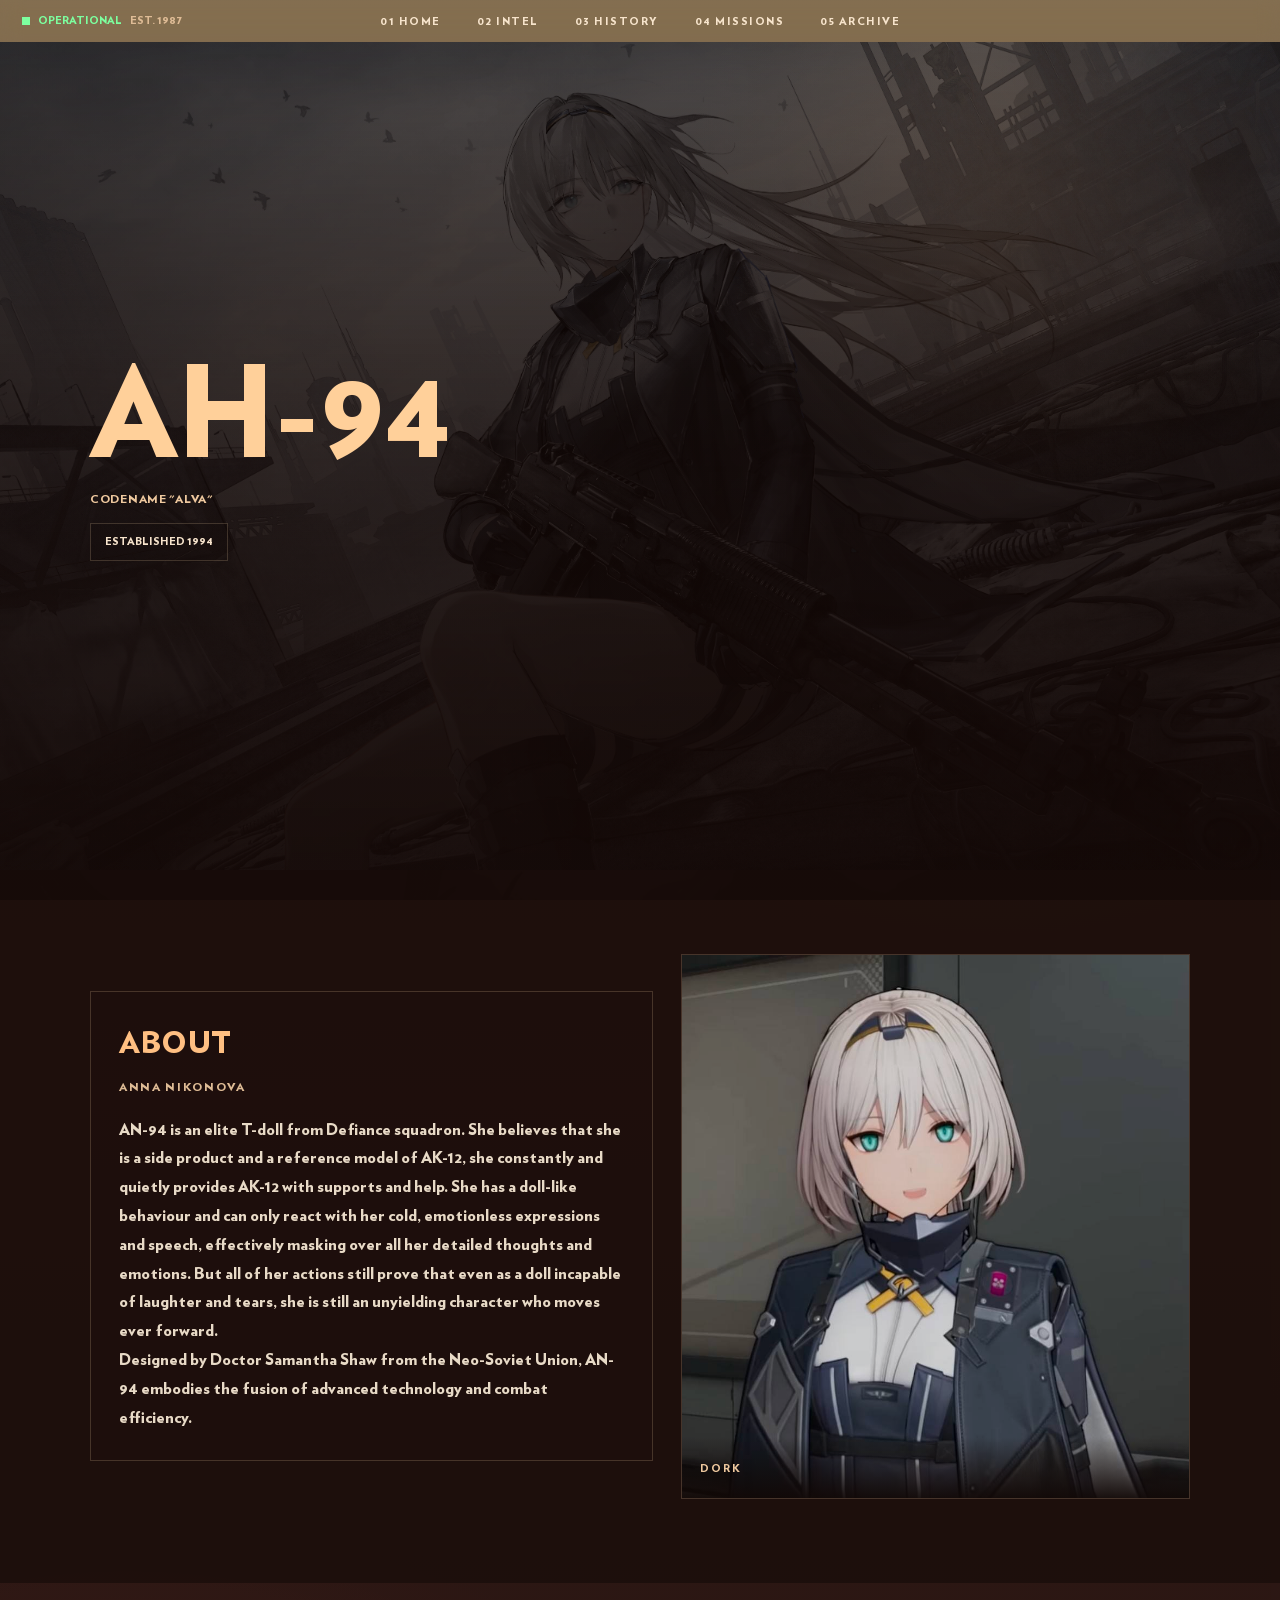
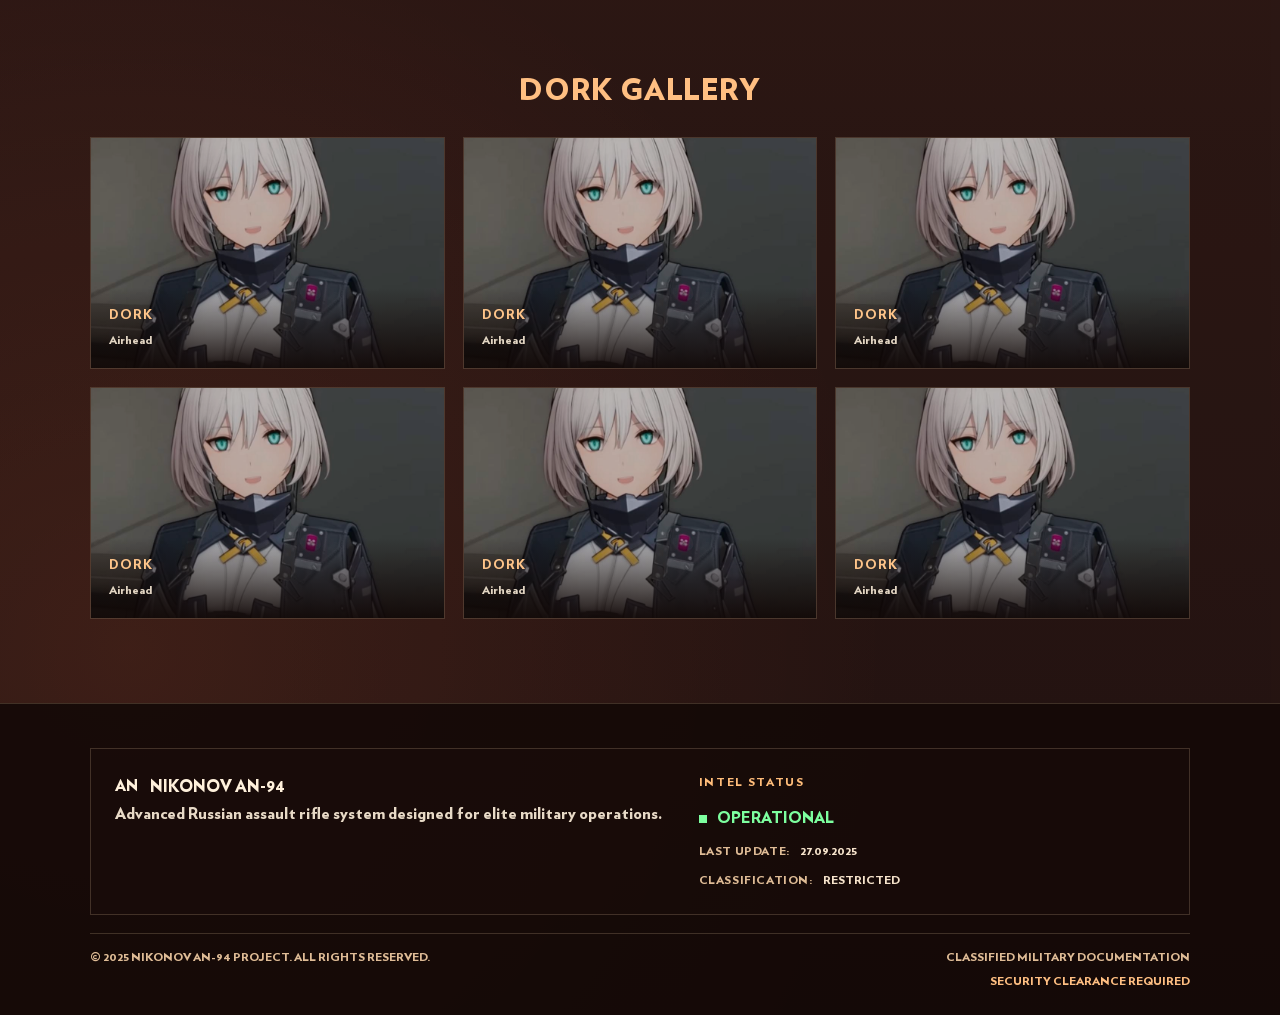
<file: Main-Page.html>
<!DOCTYPE html>
<html lang="en">
<head>
    <meta charset="UTF-8">
    <meta name="viewport" content="width=device-width, initial-scale=1.0">
    <title>AN-94</title>
    <link rel="stylesheet" href="Global.css">
</head>
<body>
    <nav class="navbar">
        <ul class="nav-menu">
            <li><a href="#home">01 HOME</a></li>
            <li><a href="#intel">02 INTEL</a></li>
            <li><a href="#history">03 HISTORY</a></li>
            <li><a href="#missions">04 MISSIONS</a></li>
            <li><a href="#archive">05 ARCHIVE</a></li>
        </ul>
        <div class="nav-status">
            <span class="status-dot"></span>
            <span class="status-text">OPERATIONAL</span>
            <span class="est-date">EST. 1987</span>
        </div>
    </nav>
    
    <main class="main-content">
        <div class="hero-section">
            <div class="background-image-container">
                <img src="Image-Repository/94IMGBG.jpg" alt="AN-94 Weapon Background" class="hero-background-image">
            </div>
            <h1 class="hero-title">AH-94</h1>
            <p class="codename">CODENAME "ALVA"</p>
            <div class="established">ESTABLISHED 1994</div>

        </div>
    </main>

    <!-- About Section -->
    <section class="about-section">
        <div class="about-container">
            <div class="about-content">
                <h2 class="about-title">ABOUT</h2>
                <h3 class="about-subtitle">ANNA NIKONOVA</h3>
                <p class="about-text">
                    AN-94 is an elite T-doll from Defiance squadron. She believes that she is a side product and a reference model of AK-12, 
                    she constantly and quietly provides AK-12 with supports and help. She has a doll-like behaviour and can only react with her cold, 
                    emotionless expressions and speech, effectively masking over all her detailed thoughts and emotions. But all of her actions 
                    still prove that even as a doll incapable of 
                    laughter and tears, she is still an unyielding character who moves ever forward.
                </p>
                <p class="about-text">
                    Designed by Doctor Samantha Shaw from the Neo-Soviet Union, AN-94 embodies the fusion of advanced technology and combat efficiency.
                </p>
            </div>
            <div class="about-image">
                <img src="Image-Repository/Dork.jpg" alt="AN-94 Rifle Side View" class="weapon-image">
                <div class="image-overlay">
                    <span class="image-caption">Dork</span>
                </div>
            </div>
        </div>
    </section>

    <!-- Gallery Section -->
    <section class="gallery-section">
        <div class="gallery-container">
            <div class="gallery-header">
                <h2 class="gallery-title">DORK GALLERY</h2>
            </div>
            
            <div class="gallery-grid">
                <div class="gallery-item">
                    <img src="Image-Repository/Dork.jpg" alt="AN-94 Front View" class="gallery-image">
                    <div class="gallery-overlay">
                        <div class="gallery-info">
                            <h4 class="gallery-item-title">DORK</h4>
                        <p class="gallery-item-desc">Airhead</p>
                        </div>
                    </div>
                </div>
                
                <div class="gallery-item">
                    <img src="Image-Repository/Dork.jpg" alt="AN-94 Components" class="gallery-image">
                    <div class="gallery-overlay">
                        <div class="gallery-info">
                                   <h4 class="gallery-item-title">DORK</h4>
                          <p class="gallery-item-desc">Airhead</p>
                        </div>
                    </div>
                </div>
                
                <div class="gallery-item">
                    <img src="Image-Repository/Dork.jpg" alt="AN-94 with Scope" class="gallery-image">
                    <div class="gallery-overlay">
                        <div class="gallery-info">
                                  <h4 class="gallery-item-title">DORK</h4>
                         <p class="gallery-item-desc">Airhead</p>
                        </div>
                    </div>
                </div>
                
                <div class="gallery-item">
                    <img src="Image-Repository/Dork.jpg" alt="AN-94 in Action" class="gallery-image">
                    <div class="gallery-overlay">
                        <div class="gallery-info">
                                <h4 class="gallery-item-title">DORK</h4>
                    <p class="gallery-item-desc">Airhead</p>
                        </div>
                    </div>
                </div>
                
                <div class="gallery-item">
                    <img src="Image-Repository/Dork.jpg" alt="AN-94 Magazine" class="gallery-image">
                    <div class="gallery-overlay">
                        <div class="gallery-info">
                           <h4 class="gallery-item-title">DORK</h4>
                     <p class="gallery-item-desc">Airhead</p>
                        </div>
                    </div>
                </div>
                
                <div class="gallery-item">
                    <img src="Image-Repository/Dork.jpg" alt="AN-94 Detail View" class="gallery-image">
                    <div class="gallery-overlay">
                        <div class="gallery-info">
                             <h4 class="gallery-item-title">DORK</h4>
                            <p class="gallery-item-desc">Airhead</p>
                        </div>
                    </div>
                </div>
            </div>
        </div>
    </section>

    <!-- Footer -->
    <footer class="footer">
        <div class="footer-container">
            <div class="footer-content">
                <div class="footer-section">
                    <div class="footer-brand">
                        <span class="footer-logo">AN</span>
                        <span class="footer-title">NIKONOV AN-94</span>
                    </div>
                    <p class="footer-description">
                        Advanced Russian assault rifle system designed for elite military operations.
                    </p>
                </div>
                
                <div class="footer-section">
                    <h4 class="footer-heading">INTEL STATUS</h4>
                    <div class="status-info">
                        <div class="status-item">
                            <span class="status-indicator active"></span>
                            <span class="status-text">OPERATIONAL</span>
                        </div>
                        <div class="status-item">
                            <span class="status-label">LAST UPDATE:</span>
                            <span class="status-value">27.09.2025</span>
                        </div>
                        <div class="status-item">
                            <span class="status-label">CLASSIFICATION:</span>
                            <span class="status-value">RESTRICTED</span>
                        </div>
                    </div>
                </div>
            </div>
            
            <div class="footer-bottom">
                <div class="footer-copyright">
                    <p>&copy; 2025 NIKONOV AN-94 PROJECT. ALL RIGHTS RESERVED.</p>
                </div>
                <div class="footer-legal">
                    <span class="legal-text">CLASSIFIED MILITARY DOCUMENTATION</span>
                    <span class="clearance-level">SECURITY CLEARANCE REQUIRED</span>
                </div>
            </div>
        </div>
    </footer>


  
</body>
</html>
</file>
<file: index.css>
@font-face {
    font-family: "Verlag Black";
    src: url("fonts/Verlag Black.woff2") format("woff2");
    font-weight: 900;
    font-style: normal;
    font-display: swap;
}

:root {
    --accent: #ff7a45;
    --paper: #f7e4cc;
    --mist: #efc99f;
    --text: #fff1dc;
    --muted: #dfbc96;
    --card: rgba(30, 15, 12, 0.62);
    --card-strong: rgba(24, 12, 10, 0.78);
    --line: rgba(255, 218, 176, 0.18);
    --content-width: min(1100px, 92vw);
}

* {
    margin: 0;
    padding: 0;
    box-sizing: border-box;
}

html {
    scroll-behavior: smooth;
}

body {
    font-family: "Verlag Black", Inter, system-ui, -apple-system, "Segoe UI", Roboto, Arial, sans-serif;
    color: var(--text);
    min-height: 100vh;
    background:
        radial-gradient(circle at 78% 14%, rgba(255, 182, 98, 0.18), transparent 24%),
        radial-gradient(circle at 10% 86%, rgba(252, 118, 72, 0.16), transparent 30%),
        linear-gradient(180deg, #2b1815 0%, #381f19 42%, #241513 100%);
    line-height: 1.6;
}

body::before {
    content: "";
    position: fixed;
    inset: 0;
    z-index: -3;
    background-image: url('Image-Repository/Wallpaper.jpg');
    background-size: cover;
    background-position: center top;
    filter: saturate(0.35) contrast(0.98) brightness(0.7);
    pointer-events: none;
}

body::after {
    content: "";
    position: fixed;
    inset: 0;
    z-index: -2;
    background: linear-gradient(to bottom, rgba(28, 13, 10, 0.06), rgba(28, 13, 10, 0.50));
    pointer-events: none;
}

img {
    max-width: 100%;
    display: block;
}

.skip-link {
    position: absolute;
    left: -999px;
    width: 1px;
    height: 1px;
    overflow: hidden;
}

.skip-link:focus {
    left: 12px;
    top: 12px;
    width: auto;
    height: auto;
    background: var(--accent);
    color: #fff;
    padding: 9px 13px;
    z-index: 2000;
}

.navbar {
    position: sticky;
    top: 0;
    z-index: 1000;
    width: 100%;
    display: flex;
    justify-content: space-between;
    align-items: center;
    gap: 22px;
    padding: 12px 22px;
    background: transparent;
    backdrop-filter: blur(10px) saturate(1.02);
    transition: background 260ms ease;
}

.navbar.scrolled {
    background: rgba(16, 8, 6, 0.92);
}

.nav-brand,
.footer-brand {
    display: flex;
    align-items: center;
    gap: 12px;
}

.brand-logo-image,
.footer-logo-image {
    width: 160px;
    height: 52px;
    object-fit: cover;
}

.nav-menu {
    list-style: none;
    display: flex;
    align-items: center;
    gap: 12px;
    position: absolute;
    left: 50%;
    top: 50%;
    transform: translate(-50%, -50%);
}

.nav-menu a {
    color: var(--paper);
    text-decoration: none;
    font-size: 11px;
    font-weight: 700;
    letter-spacing: 1.5px;
    text-transform: uppercase;
    padding: 9px 12px;
    transition: background-color 0.2s ease, color 0.2s ease;
}

.nav-menu a.active,
.nav-menu a:hover,
.nav-menu a:focus-visible {
    color: #26130f;
    background: var(--mist);
    outline: none;
}

.main-content {
    position: relative;
    min-height: 92vh;
    display: grid;
    place-items: center;
    overflow: hidden;
}

.background-image-container {
    position: absolute;
    inset: 0;
    z-index: -2;
}

.hero-background-image {
    width: 100%;
    height: 100%;
    object-fit: cover;
    filter: saturate(0.62) contrast(1.02) brightness(0.44);
    transform: scale(1.03);
}

.main-content::before {
    content: "";
    position: absolute;
    inset: 0;
    z-index: -1;
    background:
        linear-gradient(180deg, rgba(20, 9, 7, 0.28) 0%, rgba(20, 9, 7, 0.56) 42%, rgba(20, 9, 7, 0.82) 100%),
        radial-gradient(circle at 78% 18%, rgba(255, 191, 129, 0.14), transparent 26%);
}

.hero-section,
.about-container,
.carousel-container,
.video-container,
.experiences-container,
.footer-container {
    width: var(--content-width);
    margin: 0 auto;
}

.hero-section {
    padding: 130px 0 96px;
    text-align: left;
}

.hero-title {
    font-size: clamp(56px, 11vw, 126px);
    line-height: 0.9;
    margin-bottom: 14px;
    color: #ffd09a;
}

.codename {
    font-size: 12px;
    letter-spacing: 0.06em;
    color: var(--mist);
    margin-bottom: 14px;
}

.established {
    display: inline-flex;
    align-items: center;
    font-size: 11px;
    border: 1px solid var(--line);
    background: rgba(19, 9, 7, 0.14);
    padding: 9px 14px;
    color: var(--paper);
    margin-bottom: 22px;
}

.hero-lead {
    width: min(560px, 100%);
    font-size: 17px;
    line-height: 1.75;
    opacity: 0.94;
}

.hero-tags {
    display: flex;
    flex-wrap: wrap;
    gap: 10px;
    margin-top: 24px;
}

.hero-tag {
    font-size: 10px;
    color: var(--paper);
    background: rgba(19, 9, 7, 0.38);
    border: 1px solid var(--line);
    padding: 8px 12px;
}

.hero-actions {
    display: flex;
    flex-wrap: wrap;
    gap: 12px;
    margin-top: 24px;
}

.hero-btn {
    display: inline-flex;
    align-items: center;
    justify-content: center;
    min-height: 44px;
    padding: 10px 18px;
    border-radius: 4px;
    text-decoration: none;
    font-weight: 700;
    font-size: 11px;
    letter-spacing: 0.06em;
    transition: transform 0.22s ease;
}

.hero-btn-primary {
    color: #24100b;
    background: var(--accent);
}

.hero-btn-secondary {
    color: var(--paper);
    background: rgba(17, 8, 6, 0.42);
    border: 1px solid var(--line);
}

.hero-btn:hover,
.hero-btn:focus-visible {
    transform: translateY(-2px);
}

.about-section,
.carousel-section,
.video-section,
.experiences-section {
    padding: 84px 0;
    position: relative;
    z-index: 2;
    animation: fadeUp 0.7s ease both;
}

.about-section {
    background: var(--card-strong);
}

.carousel-section,
.video-section,
.experiences-section {
    background: rgba(30, 14, 11, 0.28);
}

.about-container {
    display: grid;
    grid-template-columns: 1.05fr 0.95fr;
    gap: 28px;
    align-items: center;
}

.about-content,
.video-frame-wrap,
.experience-card,
.carousel-viewport,
.about-image,
.footer-content {
    box-shadow: none;
}

.about-content {
    background: var(--card);
    border: 1px solid var(--line);
    padding: 28px;
}

.about-title,
.video-title,
.experiences-title {
    font-size: 30px;
    color: #ffbf82;
    margin-bottom: 10px;
}

.about-subtitle,
.video-subtitle,
.experiences-subtitle {
    color: var(--muted);
    letter-spacing: 0.14em;
    text-transform: uppercase;
    font-size: 12px;
    margin-bottom: 18px;
}

.about-text {
    line-height: 1.8;
    opacity: 0.9;
}

.about-image {
    position: relative;
    overflow: hidden;
    border: 1px solid var(--line);
}

.weapon-image {
    width: 100%;
    min-height: 360px;
    object-fit: cover;
    filter: saturate(0.84) contrast(1.02) brightness(0.94);
}

.image-overlay {
    position: absolute;
    inset: auto 0 0 0;
    padding: 18px;
    background: linear-gradient(transparent, rgba(17, 8, 6, 0.92));
}

.image-caption {
    font-size: 11px;
    letter-spacing: 0.18em;
    text-transform: uppercase;
    color: var(--mist);
}

.carousel-container {
    display: flex;
    align-items: center;
    gap: 16px;
}

.carousel-viewport {
    overflow: hidden;
    flex: 1 1 auto;
    border: 1px solid var(--line);
    background: rgba(17, 8, 6, 0.28);
}

.carousel-track {
    display: flex;
    transition: transform 0.5s cubic-bezier(.22, .9, .35, 1);
    will-change: transform;
}

.carousel-item {
    min-width: 100%;
    padding: 12px;
}

.carousel-item img {
    width: 100%;
    height: 500px;
    object-fit: cover;
    filter: saturate(0.88) contrast(1.02) brightness(0.92);
}

.carousel-control {
    width: 48px;
    height: 48px;
    background: rgba(20, 10, 8, 0.5);
    border: 1px solid var(--line);
    color: var(--paper);
    cursor: pointer;
    font-weight: 800;
    font-size: 14px;
}

.video-header,
.experiences-header {
    margin-bottom: 22px;
}

.experiences-header {
    text-align: center;
    margin-bottom: 32px;
}

.video-frame-wrap {
    border: 1px solid var(--line);
    overflow: hidden;
    background: rgba(0, 0, 0, 0.26);
}

.video-frame {
    width: 100%;
    aspect-ratio: 16 / 9;
    display: block;
    border: 0;
}

.experiences-grid {
    display: grid;
    grid-template-columns: repeat(3, minmax(0, 1fr));
    gap: 18px;
}

.experience-card {
    background: var(--card);
    border: 1px solid var(--line);
    padding: 22px;
    transition: transform 0.22s ease;
}

.experience-card:hover {
    transform: translateY(-4px);
}

.experience-card-title {
    color: #ffca8f;
    margin-bottom: 10px;
    text-transform: uppercase;
    letter-spacing: 0.08em;
    font-size: 14px;
}

.experience-card-text {
    line-height: 1.8;
    opacity: 0.9;
    font-size: 13px;
}

.footer {
    position: relative;
    z-index: 2;
    background: rgba(20, 9, 7, 0.92);
    border-top: 1px solid var(--line);
    padding: 44px 0 24px;
}

.footer-content {
    padding: 24px;
    border: 1px solid var(--line);
    background: rgba(28, 14, 11, 0.46);
    margin-bottom: 18px;
}

.footer-title {
    font-weight: 700;
    font-size: 17px;
}

.footer-description {
    line-height: 1.8;
    opacity: 0.9;
}

.footer-bottom {
    border-top: 1px solid var(--line);
    padding-top: 14px;
    display: flex;
    justify-content: space-between;
    gap: 14px;
    color: var(--muted);
    font-size: 12px;
}

.footer-legal {
    display: flex;
    flex-direction: column;
    align-items: flex-end;
    gap: 4px;
}

.clearance-level {
    color: #ffbf82;
}

@keyframes fadeUp {
    from {
        opacity: 0;
        transform: translateY(12px);
    }
    to {
        opacity: 1;
        transform: translateY(0);
    }
}

@media (max-width: 980px) {
    .about-container {
        grid-template-columns: 1fr;
    }

    .experiences-grid {
        grid-template-columns: repeat(2, minmax(0, 1fr));
    }

    .carousel-item img {
        height: 400px;
    }
}

@media (max-width: 680px) {
    .navbar {
        flex-wrap: wrap;
        justify-content: center;
    }

    .nav-menu {
        position: static;
        transform: none;
        width: 100%;
        justify-content: center;
        flex-wrap: wrap;
    }

    .hero-section {
        padding: 108px 0 72px;
    }

    .hero-title {
        font-size: clamp(48px, 18vw, 76px);
    }

    .hero-lead {
        font-size: 15px;
    }

    .hero-actions {
        width: 100%;
    }

    .hero-btn {
        flex: 1 1 100%;
    }

    .about-section,
    .carousel-section,
    .video-section,
    .experiences-section {
        padding: 64px 0;
    }

    .about-content,
    .experience-card,
    .footer-content {
        padding: 20px;
    }

    .experiences-grid {
        grid-template-columns: 1fr;
    }

    .weapon-image {
        min-height: 280px;
    }

    .carousel-container {
        gap: 10px;
    }

    .carousel-control {
        width: 42px;
        height: 42px;
    }

    .carousel-item img {
        height: 260px;
    }

    .footer-bottom {
        flex-direction: column;
    }

    .footer-legal {
        align-items: flex-start;
    }
}

@media (prefers-reduced-motion: reduce) {
    * {
        animation: none !important;
        transition: none !important;
        scroll-behavior: auto !important;
    }
}
</file>
<file: explore.css>
@font-face {
    font-family: "Verlag Black";
    src: url("fonts/Verlag Black.woff2") format("woff2");
    font-weight: 900;
    font-style: normal;
    font-display: swap;
}

:root {
    --accent: #ff7a45;
    --paper: #f7e4cc;
    --mist: #efc99f;
    --text: #fff1dc;
    --muted: #dfbc96;
    --card: rgba(30, 15, 12, 0.62);
    --card-strong: rgba(24, 12, 10, 0.78);
    --line: rgba(255, 218, 176, 0.18);
    --line-strong: rgba(255, 218, 176, 0.34);
    --content-width: min(1100px, 92vw);
}

* {
    margin: 0;
    padding: 0;
    box-sizing: border-box;
}

html {
    scroll-behavior: smooth;
}

body {
    font-family: "Verlag Black", Inter, system-ui, -apple-system, "Segoe UI", Roboto, Arial, sans-serif;
    color: var(--text);
    min-height: 100vh;
    background:
        radial-gradient(circle at 78% 14%, rgba(255, 182, 98, 0.18), transparent 24%),
        radial-gradient(circle at 10% 86%, rgba(252, 118, 72, 0.16), transparent 30%),
        linear-gradient(180deg, #2b1815 0%, #381f19 42%, #241513 100%);
    line-height: 1.6;
}

body::before {
    content: "";
    position: fixed;
    inset: 0;
    z-index: -3;
    background-image: url('Image-Repository/Wallpaper.jpg');
    background-size: cover;
    background-position: center top;
    filter: saturate(0.35) contrast(0.98) brightness(0.7);
    pointer-events: none;
}

body::after {
    content: "";
    position: fixed;
    inset: 0;
    z-index: -2;
    background: linear-gradient(to bottom, rgba(28, 13, 10, 0.06), rgba(28, 13, 10, 0.50));
    pointer-events: none;
}

img {
    max-width: 100%;
    display: block;
}

.skip-link {
    position: absolute;
    left: -999px;
    width: 1px;
    height: 1px;
    overflow: hidden;
}

.skip-link:focus {
    left: 12px;
    top: 12px;
    width: auto;
    height: auto;
    background: var(--accent);
    color: #fff;
    padding: 9px 13px;
    z-index: 2000;
}

.navbar {
    position: sticky;
    top: 0;
    z-index: 1000;
    width: 100%;
    display: flex;
    justify-content: space-between;
    align-items: center;
    gap: 22px;
    padding: 12px 22px;
    background: transparent;
    backdrop-filter: blur(10px) saturate(1.02);
    transition: background 260ms ease;
}

.navbar.scrolled {
    background: rgba(16, 8, 6, 0.92);
}

.nav-brand,
.footer-brand {
    display: flex;
    align-items: center;
    gap: 12px;
}

.brand-logo-image,
.footer-logo-image {
    width: 160px;
    height: 52px;
    object-fit: cover;
}

.nav-menu {
    list-style: none;
    display: flex;
    align-items: center;
    gap: 12px;
    position: absolute;
    left: 50%;
    top: 50%;
    transform: translate(-50%, -50%);
}

.nav-menu a {
    color: var(--paper);
    text-decoration: none;
    font-size: 11px;
    font-weight: 700;
    letter-spacing: 1.5px;
    text-transform: uppercase;
    padding: 9px 12px;
    transition: background-color 0.2s ease, color 0.2s ease;
}

.nav-menu a.active,
.nav-menu a:hover,
.nav-menu a:focus-visible {
    color: #26130f;
    background: var(--mist);
    outline: none;
}

.explore-main {
    padding: 120px 0 84px;
    min-height: 100vh;
    position: relative;
    z-index: 2;
}

.explore-container,
.footer-container {
    width: var(--content-width);
    margin: 0 auto;
}

.explore-header {
    margin-bottom: 22px;
}

.explore-title {
    font-size: 30px;
    color: #ffbf82;
    margin-bottom: 10px;
}

.explore-subtitle {
    color: var(--muted);
    letter-spacing: 0.14em;
    text-transform: uppercase;
    font-size: 12px;
    margin-bottom: 18px;
}

.explore-grid {
    display: grid;
    gap: 18px;
    grid-template-columns: repeat(3, minmax(0, 1fr));
}

.explore-card {
    background: var(--card);
    border: 1px solid var(--line);
    padding: 22px;
    transition: transform 0.22s ease, border-color 0.22s ease, background-color 0.22s ease;
    animation: fadeUp 0.7s ease both;
}

.explore-card:hover {
    transform: translateY(-4px);
    border-color: var(--line-strong);
    background: var(--card-strong);
}

.explore-card-title {
    color: #ffca8f;
    margin-bottom: 10px;
    text-transform: uppercase;
    letter-spacing: 0.08em;
    font-size: 14px;
}

.explore-card-text {
    line-height: 1.8;
    opacity: 0.9;
}

.explore-back {
    text-align: center;
    margin-top: 48px;
}

.explore-back-link {
    display: inline-flex;
    align-items: center;
    color: var(--paper);
    text-decoration: none;
    font-size: 13px;
    font-weight: 600;
    letter-spacing: 0.04em;
    padding: 12px 24px;
    border: 1px solid var(--line);
    background: rgba(19, 9, 7, 0.38);
    transition: background-color 0.2s ease, border-color 0.2s ease, transform 0.2s ease;
}

.explore-back-link:hover {
    background: rgba(19, 9, 7, 0.58);
    border-color: var(--line-strong);
    transform: translateY(-2px);
}

.footer {
    position: relative;
    z-index: 2;
    background: rgba(20, 9, 7, 0.92);
    border-top: 1px solid var(--line);
    padding: 44px 0 24px;
}

.footer-content {
    padding: 24px;
    border: 1px solid var(--line);
    background: rgba(28, 14, 11, 0.46);
    margin-bottom: 18px;
}

.footer-title {
    font-weight: 700;
    font-size: 17px;
}

.footer-description {
    line-height: 1.8;
    opacity: 0.9;
}

.footer-bottom {
    border-top: 1px solid var(--line);
    padding-top: 14px;
    display: flex;
    justify-content: space-between;
    gap: 14px;
    color: var(--muted);
    font-size: 12px;
}

.footer-legal {
    display: flex;
    flex-direction: column;
    align-items: flex-end;
    gap: 4px;
}

.clearance-level {
    color: #ffbf82;
}

@keyframes fadeUp {
    from {
        opacity: 0;
        transform: translateY(12px);
    }
    to {
        opacity: 1;
        transform: translateY(0);
    }
}

@media (max-width: 980px) {
    .explore-grid {
        grid-template-columns: repeat(2, minmax(0, 1fr));
    }
}

@media (max-width: 680px) {
    .navbar {
        flex-wrap: wrap;
        justify-content: center;
    }

    .nav-menu {
        position: static;
        transform: none;
        width: 100%;
        justify-content: center;
        flex-wrap: wrap;
    }

    .explore-main {
        padding: 108px 0 72px;
    }

    .explore-card,
    .footer-content {
        padding: 20px;
    }

    .explore-grid {
        grid-template-columns: 1fr;
    }

    .footer-bottom {
        flex-direction: column;
    }

    .footer-legal {
        align-items: flex-start;
    }
}

@media (prefers-reduced-motion: reduce) {
    * {
        animation: none !important;
        transition: none !important;
        scroll-behavior: auto !important;
    }
}
</file>
<file: gallery.css>
@font-face {
    font-family: "Verlag Black";
    src: url("fonts/Verlag Black.woff2") format("woff2");
    font-weight: 900;
    font-style: normal;
    font-display: swap;
}

:root {
    --accent: #ff7a45;
    --paper: #f7e4cc;
    --mist: #efc99f;
    --text: #fff1dc;
    --muted: #dfbc96;
    --line: rgba(255, 218, 176, 0.18);
    --line-strong: rgba(255, 218, 176, 0.34);
    --content-width: min(1100px, 92vw);
}

* {
    margin: 0;
    padding: 0;
    box-sizing: border-box;
}

html {
    scroll-behavior: smooth;
}

body {
    font-family: "Verlag Black", Inter, system-ui, -apple-system, "Segoe UI", Roboto, Arial, sans-serif;
    color: var(--text);
    min-height: 100vh;
    background:
        radial-gradient(circle at 78% 14%, rgba(255, 182, 98, 0.18), transparent 24%),
        radial-gradient(circle at 10% 86%, rgba(252, 118, 72, 0.16), transparent 30%),
        linear-gradient(180deg, #2b1815 0%, #381f19 42%, #241513 100%);
    line-height: 1.6;
}

body::before {
    content: "";
    position: fixed;
    inset: 0;
    z-index: -3;
    background-image: url('Image-Repository/Wallpaper.jpg');
    background-size: cover;
    background-position: center top;
    filter: saturate(0.35) contrast(0.98) brightness(0.7);
    pointer-events: none;
}

body::after {
    content: "";
    position: fixed;
    inset: 0;
    z-index: -2;
    background: linear-gradient(to bottom, rgba(28, 13, 10, 0.06), rgba(28, 13, 10, 0.50));
    pointer-events: none;
}

img {
    max-width: 100%;
    display: block;
}

.skip-link {
    position: absolute;
    left: -999px;
    width: 1px;
    height: 1px;
    overflow: hidden;
}

.skip-link:focus {
    left: 12px;
    top: 12px;
    width: auto;
    height: auto;
    background: var(--accent);
    color: #fff;
    padding: 9px 13px;
    z-index: 2000;
}

.navbar {
    position: sticky;
    top: 0;
    z-index: 1000;
    width: 100%;
    display: flex;
    justify-content: space-between;
    align-items: center;
    gap: 22px;
    padding: 12px 22px;
    background: transparent;
    backdrop-filter: blur(10px) saturate(1.02);
    transition: background 260ms ease;
}

.navbar.scrolled {
    background: rgba(16, 8, 6, 0.92);
}

.nav-brand,
.footer-brand {
    display: flex;
    align-items: center;
    gap: 12px;
}

.brand-logo-image,
.footer-logo-image {
    width: 160px;
    height: 52px;
    object-fit: cover;
}

.nav-menu {
    list-style: none;
    display: flex;
    align-items: center;
    gap: 12px;
    position: absolute;
    left: 50%;
    top: 50%;
    transform: translate(-50%, -50%);
}

.nav-menu a {
    color: var(--paper);
    text-decoration: none;
    font-size: 11px;
    font-weight: 700;
    letter-spacing: 1.5px;
    text-transform: uppercase;
    padding: 9px 12px;
    transition: background-color 0.2s ease, color 0.2s ease;
}

.nav-menu a.active,
.nav-menu a:hover,
.nav-menu a:focus-visible {
    color: #26130f;
    background: var(--mist);
    outline: none;
}

.gallery-main {
    padding: 120px 0 84px;
    min-height: 100vh;
    position: relative;
    z-index: 2;
}

.gallery-container,
.footer-container {
    width: var(--content-width);
    margin: 0 auto;
}

.gallery-header {
    text-align: center;
    margin-bottom: 32px;
}

.gallery-title {
    font-size: 30px;
    color: #ffbf82;
    margin-bottom: 10px;
}

.gallery-subtitle {
    color: var(--muted);
    letter-spacing: 0.14em;
    text-transform: uppercase;
    font-size: 12px;
    margin-top: 10px;
}

.gallery-grid {
    display: grid;
    gap: 18px;
    grid-template-columns: repeat(3, minmax(0, 1fr));
}

.gallery-item {
    position: relative;
    overflow: hidden;
    border: 1px solid var(--line);
    background: rgba(30, 14, 11, 0.46);
    transition: transform 0.24s ease, border-color 0.24s ease;
    animation: fadeUp 0.7s ease both;
}

.gallery-item:hover {
    transform: translateY(-4px);
    border-color: var(--line-strong);
}

.gallery-image {
    width: 100%;
    height: 230px;
    object-fit: cover;
    filter: saturate(0.76) brightness(0.85);
    transition: transform 0.24s ease, filter 0.24s ease;
}

.gallery-item:hover .gallery-image {
    transform: scale(1.03);
    filter: saturate(0.94) brightness(0.95);
}

.gallery-overlay {
    position: absolute;
    inset: auto 0 0 0;
    padding: 18px;
    background: linear-gradient(transparent, rgba(17, 8, 6, 0.92));
}

.gallery-item-title {
    color: #ffc58a;
    text-transform: uppercase;
    letter-spacing: 0.08em;
    font-size: 13px;
    margin-bottom: 4px;
}

.gallery-item-desc {
    font-size: 12px;
    opacity: 0.88;
}

.gallery-back {
    text-align: center;
    margin-top: 48px;
}

.gallery-back-link {
    display: inline-flex;
    align-items: center;
    color: var(--paper);
    text-decoration: none;
    font-size: 13px;
    font-weight: 600;
    letter-spacing: 0.04em;
    padding: 12px 24px;
    border: 1px solid var(--line);
    background: rgba(19, 9, 7, 0.38);
    transition: background-color 0.2s ease, border-color 0.2s ease, transform 0.2s ease;
}

.gallery-back-link:hover {
    background: rgba(19, 9, 7, 0.58);
    border-color: var(--line-strong);
    transform: translateY(-2px);
}

.footer {
    position: relative;
    z-index: 2;
    background: rgba(20, 9, 7, 0.92);
    border-top: 1px solid var(--line);
    padding: 44px 0 24px;
}

.footer-content {
    padding: 24px;
    border: 1px solid var(--line);
    background: rgba(28, 14, 11, 0.46);
    margin-bottom: 18px;
}

.footer-title {
    font-weight: 700;
    font-size: 17px;
}

.footer-description {
    line-height: 1.8;
    opacity: 0.9;
}

.footer-bottom {
    border-top: 1px solid var(--line);
    padding-top: 14px;
    display: flex;
    justify-content: space-between;
    gap: 14px;
    color: var(--muted);
    font-size: 12px;
}

.footer-legal {
    display: flex;
    flex-direction: column;
    align-items: flex-end;
    gap: 4px;
}

.clearance-level {
    color: #ffbf82;
}

@keyframes fadeUp {
    from {
        opacity: 0;
        transform: translateY(12px);
    }
    to {
        opacity: 1;
        transform: translateY(0);
    }
}

@media (max-width: 980px) {
    .gallery-grid {
        grid-template-columns: repeat(2, minmax(0, 1fr));
    }
}

@media (max-width: 680px) {
    .navbar {
        flex-wrap: wrap;
        justify-content: center;
    }

    .nav-menu {
        position: static;
        transform: none;
        width: 100%;
        justify-content: center;
        flex-wrap: wrap;
    }

    .gallery-main {
        padding: 108px 0 72px;
    }

    .gallery-grid {
        grid-template-columns: 1fr;
    }

    .gallery-image {
        height: 210px;
    }

    .footer-content {
        padding: 20px;
    }

    .footer-bottom {
        flex-direction: column;
    }

    .footer-legal {
        align-items: flex-start;
    }
}

@media (prefers-reduced-motion: reduce) {
    * {
        animation: none !important;
        transition: none !important;
        scroll-behavior: auto !important;
    }
}
</file>
<file: history.css>
@font-face {
    font-family: "Verlag Black";
    src: url("fonts/Verlag Black.woff2") format("woff2");
    font-weight: 900;
    font-style: normal;
    font-display: swap;
}

:root {
    --accent: #ff7a45;
    --paper: #f7e4cc;
    --mist: #efc99f;
    --text: #fff1dc;
    --muted: #dfbc96;
    --card: rgba(30, 15, 12, 0.62);
    --line: rgba(255, 218, 176, 0.18);
    --line-strong: rgba(255, 218, 176, 0.34);
    --content-width: min(1100px, 92vw);
}

* {
    margin: 0;
    padding: 0;
    box-sizing: border-box;
}

html {
    scroll-behavior: smooth;
}

body {
    font-family: "Verlag Black", Inter, system-ui, -apple-system, "Segoe UI", Roboto, Arial, sans-serif;
    color: var(--text);
    min-height: 100vh;
    background:
        radial-gradient(circle at 78% 14%, rgba(255, 182, 98, 0.18), transparent 24%),
        radial-gradient(circle at 10% 86%, rgba(252, 118, 72, 0.16), transparent 30%),
        linear-gradient(180deg, #2b1815 0%, #381f19 42%, #241513 100%);
    line-height: 1.6;
}

body::before {
    content: "";
    position: fixed;
    inset: 0;
    z-index: -3;
    background-image: url('Image-Repository/Wallpaper.jpg');
    background-size: cover;
    background-position: center top;
    filter: saturate(0.35) contrast(0.98) brightness(0.7);
    pointer-events: none;
}

body::after {
    content: "";
    position: fixed;
    inset: 0;
    z-index: -2;
    background: linear-gradient(to bottom, rgba(28, 13, 10, 0.06), rgba(28, 13, 10, 0.50));
    pointer-events: none;
}

img {
    max-width: 100%;
    display: block;
}

.skip-link {
    position: absolute;
    left: -999px;
    width: 1px;
    height: 1px;
    overflow: hidden;
}

.skip-link:focus {
    left: 12px;
    top: 12px;
    width: auto;
    height: auto;
    background: var(--accent);
    color: #fff;
    padding: 9px 13px;
    z-index: 2000;
}

.navbar {
    position: sticky;
    top: 0;
    z-index: 1000;
    width: 100%;
    display: flex;
    justify-content: space-between;
    align-items: center;
    gap: 22px;
    padding: 12px 22px;
    background: transparent;
    backdrop-filter: blur(10px) saturate(1.02);
    transition: background 260ms ease;
}

.navbar.scrolled {
    background: rgba(16, 8, 6, 0.92);
}

.nav-brand,
.footer-brand {
    display: flex;
    align-items: center;
    gap: 12px;
}

.brand-logo-image,
.footer-logo-image {
    width: 160px;
    height: 52px;
    object-fit: cover;
}

.nav-menu {
    list-style: none;
    display: flex;
    align-items: center;
    gap: 12px;
    position: absolute;
    left: 50%;
    top: 50%;
    transform: translate(-50%, -50%);
}

.nav-menu a {
    color: var(--paper);
    text-decoration: none;
    font-size: 11px;
    font-weight: 700;
    letter-spacing: 1.5px;
    text-transform: uppercase;
    padding: 9px 12px;
    transition: background-color 0.2s ease, color 0.2s ease;
}

.nav-menu a.active,
.nav-menu a:hover,
.nav-menu a:focus-visible {
    color: #26130f;
    background: var(--mist);
    outline: none;
}

.intro-main {
    padding: 120px 0 84px;
    min-height: 100vh;
    position: relative;
    z-index: 2;
}

.intro-container,
.footer-container {
    width: var(--content-width);
    margin: 0 auto;
}

.intro-header {
    text-align: center;
    margin-bottom: 32px;
}

.intro-title {
    font-size: 30px;
    color: #ffbf82;
    margin-bottom: 10px;
}

.intro-subtitle {
    color: var(--muted);
    letter-spacing: 0.14em;
    text-transform: uppercase;
    font-size: 12px;
    margin-top: 10px;
}

.intro-content {
    display: grid;
    gap: 32px;
}

.intro-section {
    background: var(--card);
    border: 1px solid var(--line);
    padding: 28px;
    animation: fadeUp 0.7s ease both;
}

.intro-section-title {
    color: #ffca8f;
    text-transform: uppercase;
    letter-spacing: 0.08em;
    font-size: 16px;
    margin-bottom: 16px;
}

.intro-text {
    line-height: 1.8;
    opacity: 0.9;
    margin-bottom: 14px;
}

.intro-text:last-child {
    margin-bottom: 0;
}

.intro-back {
    text-align: center;
    margin-top: 48px;
}

.intro-back-link {
    display: inline-flex;
    align-items: center;
    color: var(--paper);
    text-decoration: none;
    font-size: 13px;
    font-weight: 600;
    letter-spacing: 0.04em;
    padding: 12px 24px;
    border: 1px solid var(--line);
    background: rgba(19, 9, 7, 0.38);
    transition: background-color 0.2s ease, border-color 0.2s ease, transform 0.2s ease;
}

.intro-back-link:hover {
    background: rgba(19, 9, 7, 0.58);
    border-color: var(--line-strong);
    transform: translateY(-2px);
}

.footer {
    position: relative;
    z-index: 2;
    background: rgba(20, 9, 7, 0.92);
    border-top: 1px solid var(--line);
    padding: 44px 0 24px;
}

.footer-content {
    padding: 24px;
    border: 1px solid var(--line);
    background: rgba(28, 14, 11, 0.46);
    margin-bottom: 18px;
}

.footer-title {
    font-weight: 700;
    font-size: 17px;
}

.footer-description {
    line-height: 1.8;
    opacity: 0.9;
}

.footer-bottom {
    border-top: 1px solid var(--line);
    padding-top: 14px;
    display: flex;
    justify-content: space-between;
    gap: 14px;
    color: var(--muted);
    font-size: 12px;
}

.footer-legal {
    display: flex;
    flex-direction: column;
    align-items: flex-end;
    gap: 4px;
}

.clearance-level {
    color: #ffbf82;
}

@keyframes fadeUp {
    from {
        opacity: 0;
        transform: translateY(12px);
    }
    to {
        opacity: 1;
        transform: translateY(0);
    }
}

@media (max-width: 680px) {
    .navbar {
        flex-wrap: wrap;
        justify-content: center;
    }

    .nav-menu {
        position: static;
        transform: none;
        width: 100%;
        justify-content: center;
        flex-wrap: wrap;
    }

    .intro-main {
        padding: 108px 0 72px;
    }

    .intro-section,
    .footer-content {
        padding: 20px;
    }

    .footer-bottom {
        flex-direction: column;
    }

    .footer-legal {
        align-items: flex-start;
    }
}

@media (prefers-reduced-motion: reduce) {
    * {
        animation: none !important;
        transition: none !important;
        scroll-behavior: auto !important;
    }
}
</file>
<file: intro.css>
@font-face {
    font-family: "Verlag Black";
    src: url("fonts/Verlag Black.woff2") format("woff2");
    font-weight: 900;
    font-style: normal;
    font-display: swap;
}

:root {
    --accent: #ff7a45;
    --paper: #f7e4cc;
    --mist: #efc99f;
    --text: #fff1dc;
    --muted: #dfbc96;
    --card: rgba(30, 15, 12, 0.62);
    --line: rgba(255, 218, 176, 0.18);
    --line-strong: rgba(255, 218, 176, 0.34);
    --content-width: min(1100px, 92vw);
}

* {
    margin: 0;
    padding: 0;
    box-sizing: border-box;
}

html {
    scroll-behavior: smooth;
}

body {
    font-family: "Verlag Black", Inter, system-ui, -apple-system, "Segoe UI", Roboto, Arial, sans-serif;
    color: var(--text);
    min-height: 100vh;
    background:
        radial-gradient(circle at 78% 14%, rgba(255, 182, 98, 0.18), transparent 24%),
        radial-gradient(circle at 10% 86%, rgba(252, 118, 72, 0.16), transparent 30%),
        linear-gradient(180deg, #2b1815 0%, #381f19 42%, #241513 100%);
    line-height: 1.6;
}

body::before {
    content: "";
    position: fixed;
    inset: 0;
    z-index: -3;
    background-image: url('Image-Repository/Wallpaper.jpg');
    background-size: cover;
    background-position: center top;
    filter: saturate(0.35) contrast(0.98) brightness(0.7);
    pointer-events: none;
}

body::after {
    content: "";
    position: fixed;
    inset: 0;
    z-index: -2;
    background: linear-gradient(to bottom, rgba(28, 13, 10, 0.06), rgba(28, 13, 10, 0.50));
    pointer-events: none;
}

img {
    max-width: 100%;
    display: block;
}

.skip-link {
    position: absolute;
    left: -999px;
    width: 1px;
    height: 1px;
    overflow: hidden;
}

.skip-link:focus {
    left: 12px;
    top: 12px;
    width: auto;
    height: auto;
    background: var(--accent);
    color: #fff;
    padding: 9px 13px;
    z-index: 2000;
}

.navbar {
    position: sticky;
    top: 0;
    z-index: 1000;
    width: 100%;
    display: flex;
    justify-content: space-between;
    align-items: center;
    gap: 22px;
    padding: 12px 22px;
    background: transparent;
    backdrop-filter: blur(10px) saturate(1.02);
    transition: background 260ms ease;
}

.navbar.scrolled {
    background: rgba(16, 8, 6, 0.92);
}

.nav-brand,
.footer-brand {
    display: flex;
    align-items: center;
    gap: 12px;
}

.brand-logo-image,
.footer-logo-image {
    width: 160px;
    height: 52px;
    object-fit: cover;
}

.nav-menu {
    list-style: none;
    display: flex;
    align-items: center;
    gap: 12px;
    position: absolute;
    left: 50%;
    top: 50%;
    transform: translate(-50%, -50%);
}

.nav-menu a {
    color: var(--paper);
    text-decoration: none;
    font-size: 11px;
    font-weight: 700;
    letter-spacing: 1.5px;
    text-transform: uppercase;
    padding: 9px 12px;
    transition: background-color 0.2s ease, color 0.2s ease;
}

.nav-menu a.active,
.nav-menu a:hover,
.nav-menu a:focus-visible {
    color: #26130f;
    background: var(--mist);
    outline: none;
}

.intro-main {
    padding: 120px 0 84px;
    min-height: 100vh;
    position: relative;
    z-index: 2;
}

.intro-container,
.footer-container {
    width: var(--content-width);
    margin: 0 auto;
}

.intro-header {
    text-align: center;
    margin-bottom: 32px;
}

.intro-title {
    font-size: 30px;
    color: #ffbf82;
    margin-bottom: 10px;
}

.intro-subtitle {
    color: var(--muted);
    letter-spacing: 0.14em;
    text-transform: uppercase;
    font-size: 12px;
    margin-top: 10px;
}

.intro-content {
    display: grid;
    gap: 32px;
}

.intro-section {
    background: var(--card);
    border: 1px solid var(--line);
    padding: 28px;
    animation: fadeUp 0.7s ease both;
}

.intro-section-title {
    color: #ffca8f;
    text-transform: uppercase;
    letter-spacing: 0.08em;
    font-size: 16px;
    margin-bottom: 16px;
}

.intro-text {
    line-height: 1.8;
    opacity: 0.9;
    margin-bottom: 14px;
}

.intro-text:last-child {
    margin-bottom: 0;
}

.intro-back {
    text-align: center;
    margin-top: 48px;
}

.intro-back-link {
    display: inline-flex;
    align-items: center;
    color: var(--paper);
    text-decoration: none;
    font-size: 13px;
    font-weight: 600;
    letter-spacing: 0.04em;
    padding: 12px 24px;
    border: 1px solid var(--line);
    background: rgba(19, 9, 7, 0.38);
    transition: background-color 0.2s ease, border-color 0.2s ease, transform 0.2s ease;
}

.intro-back-link:hover {
    background: rgba(19, 9, 7, 0.58);
    border-color: var(--line-strong);
    transform: translateY(-2px);
}

.footer {
    position: relative;
    z-index: 2;
    background: rgba(20, 9, 7, 0.92);
    border-top: 1px solid var(--line);
    padding: 44px 0 24px;
}

.footer-content {
    padding: 24px;
    border: 1px solid var(--line);
    background: rgba(28, 14, 11, 0.46);
    margin-bottom: 18px;
}

.footer-title {
    font-weight: 700;
    font-size: 17px;
}

.footer-description {
    line-height: 1.8;
    opacity: 0.9;
}

.footer-bottom {
    border-top: 1px solid var(--line);
    padding-top: 14px;
    display: flex;
    justify-content: space-between;
    gap: 14px;
    color: var(--muted);
    font-size: 12px;
}

.footer-legal {
    display: flex;
    flex-direction: column;
    align-items: flex-end;
    gap: 4px;
}

.clearance-level {
    color: #ffbf82;
}

@keyframes fadeUp {
    from {
        opacity: 0;
        transform: translateY(12px);
    }
    to {
        opacity: 1;
        transform: translateY(0);
    }
}

@media (max-width: 680px) {
    .navbar {
        flex-wrap: wrap;
        justify-content: center;
    }

    .nav-menu {
        position: static;
        transform: none;
        width: 100%;
        justify-content: center;
        flex-wrap: wrap;
    }

    .intro-main {
        padding: 108px 0 72px;
    }

    .intro-section,
    .footer-content {
        padding: 20px;
    }

    .footer-bottom {
        flex-direction: column;
    }

    .footer-legal {
        align-items: flex-start;
    }
}

@media (prefers-reduced-motion: reduce) {
    * {
        animation: none !important;
        transition: none !important;
        scroll-behavior: auto !important;
    }
}
</file>
<file: Global.css>
@font-face {
    font-family: "Verlag Black";
    src: url("fonts/Verlag Black.woff2") format("woff2");
    font-weight: 900;
    font-style: normal;
    font-display: swap;
}

:root {
    --bg-1: #241513;
    --bg-2: #3a1f18;
    --bg-3: #8b432b;
    --sun: #f39b57;
    --accent: #ff7a45;
    --ink: #1b110f;
    --paper: #f7e4cc;
    --mist: #efc99f;
    --text: #fff1dc;
    --muted: #dfbc96;
    --card: rgba(30, 15, 12, 0.62);
    --card-strong: rgba(24, 12, 10, 0.78);
    --line: rgba(255, 218, 176, 0.18);
    --line-strong: rgba(255, 218, 176, 0.34);
    --shadow: 0 0 0 rgba(0, 0, 0, 0);
    --radius: 0;
    --radius-sm: 0;
    --content-width: min(1100px, 92vw);
}

* {
    margin: 0;
    padding: 0;
    box-sizing: border-box;
}

html {
    scroll-behavior: smooth;
}

body {
    font-family: "Verlag Black", Inter, system-ui, -apple-system, "Segoe UI", Roboto, Arial, sans-serif;
    color: var(--text);
    min-height: 100vh;
    background:
        radial-gradient(circle at 78% 14%, rgba(255, 182, 98, 0.18), transparent 24%),
        radial-gradient(circle at 10% 86%, rgba(252, 118, 72, 0.16), transparent 30%),
        linear-gradient(180deg, #2b1815 0%, #381f19 42%, #241513 100%);
    line-height: 1.6;
}

/* place the hero image behind the page so it covers the navbar area */
body::before{
    content: "";
    position: fixed;
    inset: 0 0 0 0;
    z-index: -3;
    background-image: url('Image-Repository/Wallpaper.jpg');
    background-size: cover;
    background-position: center top;
    filter: saturate(0.35) contrast(0.98) brightness(0.7);
    pointer-events: none;
}
body::after{
    content: "";
    position: fixed;
    inset: 0 0 0 0;
    z-index: -2;
    background: linear-gradient(to bottom, rgba(28,13,10,0.06), rgba(28,13,10,0.50));
    pointer-events: none;
}

img {
    max-width: 100%;
    display: block;
}

.skip-link {
    position: absolute;
    left: -999px;
    top: auto;
    width: 1px;
    height: 1px;
    overflow: hidden;
}

.skip-link:focus {
    left: 12px;
    top: 12px;
    width: auto;
    height: auto;
    background: var(--accent);
    color: #fff;
    padding: 9px 13px;
    border-radius: 0;
    z-index: 2000;
}

.navbar {
    position: sticky;
    top: 0;
    z-index: 1000;
    width: 100%;
    margin: 0;
    display: flex;
    justify-content: space-between;
    align-items: center;
    gap: 22px;
    padding: 12px 22px;
    background: transparent;
    border: none;
    border-radius: 0;
    backdrop-filter: blur(10px) saturate(1.02);
    transition: box-shadow 260ms ease, background 260ms ease, padding 160ms ease;
}

.navbar.scrolled {
    background: rgba(16,8,6,0.92);
    box-shadow: none;
    border-color: rgba(255,216,173,0.04);
}

.nav-brand,
.footer-brand {
    display: flex;
    align-items: center;
    gap: 12px;
}

.brand-logo-image,
.footer-logo-image {
    width: 160px;
    height: 52px;
    object-fit: cover;
    object-position: center;
}

.nav-menu {
    list-style: none;
    display: flex;
    align-items: center;
    gap: 12px;
    position: absolute;
    left: 50%;
    transform: translateX(-50%);
    top: 50%;
    translate: 0 -50%;
    z-index: 1200;
}

.nav-menu a {
    color: var(--paper);
    text-decoration: none;
    font-size: 11px;
    font-weight: 700;
    letter-spacing: 1.5px;
    text-transform: uppercase;
    padding: 9px 12px;
    border-radius: 0;
    transition: background-color 0.2s ease, color 0.2s ease, opacity 0.2s ease;
}

.nav-menu a.active {
    background: var(--mist);
    color: #2b120e;
    box-shadow: none;
    transform: none;
}

.nav-menu a:hover,
.nav-menu a:focus-visible {
    color: #26130f;
    background: var(--mist);
    outline: none;
}

.nav-status {
    display: flex;
    align-items: center;
    gap: 8px;
    font-size: 11px;
    color: var(--muted);
    white-space: nowrap;
}

.status-dot,
.status-indicator {
    width: 8px;
    height: 8px;
    border-radius: 0;
    background: #7dff9f;
    box-shadow: none;
    animation: none;
}

.status-text {
    font-weight: 700;
    color: #7dff9f;
}

.est-date {
    color: var(--muted);
}

/* pulse animation removed for simpler design */

.main-content {
    position: relative;
    min-height: 92vh;
    display: grid;
    place-items: center;
    overflow: hidden;
}

.background-image-container {
    position: absolute;
    inset: 0;
    z-index: -2;
}

.hero-background-image {
    width: 100%;
    height: 100%;
    object-fit: cover;
    filter: saturate(0.62) contrast(1.02) brightness(0.44);
    transform: scale(1.03);
}

.main-content::before {
    content: "";
    position: absolute;
    inset: 0;
    z-index: -1;
    background:
        linear-gradient(180deg, rgba(20, 9, 7, 0.28) 0%, rgba(20, 9, 7, 0.56) 42%, rgba(20, 9, 7, 0.82) 100%),
        radial-gradient(circle at 78% 18%, rgba(255, 191, 129, 0.14), transparent 26%);
}

.hero-section {
    width: var(--content-width);
    padding: 130px 0 96px;
    text-align: left;
}

.hero-title {
    font-size: clamp(56px, 11vw, 126px);
    line-height: 0.9;
    letter-spacing: 0;
    margin-bottom: 14px;
    color: #ffd09a;
    text-shadow: none;
}

.codename {
    font-size: 12px;
    letter-spacing: 0.06em;
    color: var(--mist);
    margin-bottom: 14px;
}

.established {
    display: inline-flex;
    align-items: center;
    gap: 8px;
    font-size: 11px;
    letter-spacing: 0;
    border: 1px solid var(--line);
    background: rgba(19, 9, 7, 0.14);
    padding: 9px 14px;
    border-radius: 0;
    color: var(--paper);
    margin-bottom: 22px;
}

.hero-lead {
    width: min(560px, 100%);
    color: var(--text);
    font-size: 17px;
    line-height: 1.75;
    opacity: 0.94;
}

.hero-tags {
    display: flex;
    flex-wrap: wrap;
    gap: 10px;
    margin-top: 24px;
}

.hero-tag {
    display: inline-flex;
    align-items: center;
    font-size: 10px;
    text-transform: none;
    letter-spacing: 0.04em;
    color: var(--paper);
    background: rgba(19, 9, 7, 0.38);
    border: 1px solid var(--line);
    border-radius: 0;
    padding: 8px 12px;
}

.hero-actions {
    display: flex;
    flex-wrap: wrap;
    gap: 12px;
    margin-top: 24px;
}

.hero-btn {
    display: inline-flex;
    align-items: center;
    justify-content: center;
    min-height: 44px;
    padding: 10px 18px;
    border-radius: 4px;
    text-decoration: none;
    font-weight: 700;
    font-size: 11px;
    letter-spacing: 0.06em;
    text-transform: none;
    transition: transform 0.22s ease, box-shadow 0.22s ease, background-color 0.22s ease, border-color 0.22s ease;
}

.hero-btn-primary {
    color: #24100b;
    background: var(--accent);
    box-shadow: none;
}

.hero-btn-secondary {
    color: var(--paper);
    background: rgba(17, 8, 6, 0.42);
    border: 1px solid var(--line);
}

.hero-btn:hover,
.hero-btn:focus-visible {
    transform: translateY(-2px);
}

.hero-btn-primary:hover,
.hero-btn-primary:focus-visible {
    box-shadow: none;
}

.hero-btn-secondary:hover,
.hero-btn-secondary:focus-visible {
    background: rgba(17, 8, 6, 0.58);
    border-color: var(--line-strong);
}

.about-section,
.carousel-section,
.video-section,
.explore-section,
.gallery-section,
.footer {
    position: relative;
    z-index: 2;
}

.about-section,
.carousel-section,
.video-section,
.explore-section,
.gallery-section {
    padding: 84px 0;
}

.about-section {
    background: var(--card-strong);
}

.carousel-section {
    background: rgba(30,14,11,0.28);
}

.video-section {
    background: rgba(30,14,11,0.28);
}

.explore-section {
    background: rgba(30,14,11,0.28);
}

.gallery-section {
    background: rgba(30,14,11,0.28);
}

.about-container,
.carousel-container,
.video-container,
.explore-container,
.gallery-container,
.footer-container {
    width: var(--content-width);
    margin: 0 auto;
}

.about-container {
    display: grid;
    grid-template-columns: 1.05fr 0.95fr;
    gap: 28px;
    align-items: center;
}

.about-content,
.video-frame-wrap,
.explore-card,
.gallery-item,
.carousel-viewport,
.about-image,
.footer-content {
    box-shadow: none;
}

.about-content {
    background: var(--card);
    border: 1px solid var(--line);
    border-radius: var(--radius);
    padding: 28px;
}

.about-title,
.explore-title,
.gallery-title,
.video-title {
    font-size: 30px;
    letter-spacing: 0.02em;
    text-transform: none;
    color: #ffbf82;
    margin-bottom: 10px;
}

.about-subtitle,
.explore-subtitle,
.video-subtitle {
    color: var(--muted);
    letter-spacing: 0.14em;
    text-transform: uppercase;
    font-size: 12px;
    margin-bottom: 18px;
}

.about-text,
.explore-card-text,
.footer-description {
    color: var(--text);
    line-height: 1.8;
    opacity: 0.9;
}

.about-image {
    position: relative;
    border-radius: var(--radius);
    overflow: hidden;
    border: 1px solid var(--line);
}

.weapon-image {
    width: 100%;
    min-height: 360px;
    object-fit: cover;
    filter: saturate(0.84) contrast(1.02) brightness(0.94);
}

.image-overlay,
.gallery-overlay {
    position: absolute;
    inset: auto 0 0 0;
    padding: 18px;
    background: linear-gradient(transparent, rgba(17, 8, 6, 0.92));
}

.image-caption {
    font-size: 11px;
    letter-spacing: 0.18em;
    text-transform: uppercase;
    color: var(--mist);
}

.carousel-container {
    display: flex;
    align-items: center;
    gap: 16px;
}

.carousel-viewport {
    overflow: hidden;
    flex: 1 1 auto;
    border-radius: var(--radius);
    border: 1px solid var(--line);
    background: rgba(17, 8, 6, 0.28);
}

.carousel-track {
    display: flex;
    transition: transform 0.5s cubic-bezier(.22, .9, .35, 1);
    will-change: transform;
}

.carousel-item {
    min-width: 100%;
    padding: 12px;
}

.carousel-item img {
    width: 100%;
    height: 500px;
    object-fit: cover;
    border-radius: 0;
    filter: saturate(0.88) contrast(1.02) brightness(0.92);
}

.carousel-control {
    width: 48px;
    height: 48px;
    flex: 0 0 auto;
    background: rgba(20, 10, 8, 0.5);
    border: 1px solid var(--line);
    color: var(--paper);
    border-radius: 0;
    cursor: pointer;
    font-weight: 800;
    font-size: 14px;
    transition: background-color 0.2s ease, transform 0.2s ease, border-color 0.2s ease;
}

.carousel-control:hover,
.carousel-control:focus-visible {
    background: rgba(255, 216, 173, 0.08);
    border-color: var(--line-strong);
    transform: translateY(-1px);
    outline: none;
}

.video-header,
.explore-header,
.gallery-header {
    margin-bottom: 22px;
}

.video-frame-wrap {
    border: 1px solid var(--line);
    border-radius: var(--radius);
    overflow: hidden;
    background: rgba(0, 0, 0, 0.26);
    transition: border-color 0.25s ease, transform 0.25s ease;
}

.video-frame-wrap:hover {
    border-color: var(--line-strong);
    transform: translateY(-2px);
}

.video-frame {
    width: 100%;
    aspect-ratio: 16 / 9;
    display: block;
    border: 0;
}

.explore-grid,
.gallery-grid {
    display: grid;
    gap: 18px;
}

.explore-grid {
    grid-template-columns: repeat(3, minmax(0, 1fr));
}

.explore-card {
    background: var(--card);
    border: 1px solid var(--line);
    border-radius: var(--radius);
    padding: 22px;
    transition: transform 0.22s ease, border-color 0.22s ease, background-color 0.22s ease;
}

.explore-card:hover {
    transform: translateY(-4px);
    border-color: var(--line-strong);
    background: var(--card-strong);
}

.explore-card-title {
    color: #ffca8f;
    margin-bottom: 10px;
    text-transform: uppercase;
    letter-spacing: 0.08em;
    font-size: 14px;
}

.gallery-header {
    text-align: center;
}

.gallery-grid {
    grid-template-columns: repeat(3, minmax(0, 1fr));
}

.gallery-item {
    position: relative;
    border-radius: var(--radius-sm);
    overflow: hidden;
    border: 1px solid var(--line);
    background: rgba(30, 14, 11, 0.46);
    transition: transform 0.24s ease, border-color 0.24s ease;
}

.gallery-item:hover {
    transform: translateY(-4px);
    border-color: var(--line-strong);
}

.gallery-image {
    width: 100%;
    height: 230px;
    object-fit: cover;
    filter: saturate(0.76) brightness(0.85);
    transition: transform 0.24s ease, filter 0.24s ease;
}

.gallery-item:hover .gallery-image {
    transform: scale(1.03);
    filter: saturate(0.94) brightness(0.95);
}

.gallery-item-title {
    color: #ffc58a;
    text-transform: uppercase;
    letter-spacing: 0.08em;
    font-size: 13px;
    margin-bottom: 4px;
}

.gallery-item-desc {
    color: var(--text);
    font-size: 12px;
    opacity: 0.88;
}

.footer {
    background: rgba(20, 9, 7, 0.92);
    border-top: 1px solid var(--line);
    padding: 44px 0 24px;
}

.footer-content {
    display: grid;
    grid-template-columns: 1.2fr 1fr;
    gap: 24px;
    padding: 24px;
    border: 1px solid var(--line);
    border-radius: var(--radius);
    background: rgba(28, 14, 11, 0.46);
    margin-bottom: 18px;
}

.footer-title {
    font-weight: 700;
    font-size: 17px;
}

.footer-heading {
    color: #ffbd7a;
    margin-bottom: 14px;
    text-transform: uppercase;
    letter-spacing: 0.14em;
    font-size: 12px;
}

.status-info {
    display: grid;
    gap: 10px;
}

.status-item {
    display: flex;
    align-items: center;
    gap: 10px;
}

.status-label {
    color: var(--muted);
    font-size: 12px;
    letter-spacing: 0.05em;
}

.status-value {
    color: var(--paper);
    font-size: 12px;
    font-weight: 600;
}

.footer-bottom {
    border-top: 1px solid var(--line);
    padding-top: 14px;
    display: flex;
    justify-content: space-between;
    gap: 14px;
    color: var(--muted);
    font-size: 12px;
}

.footer-legal {
    display: flex;
    flex-direction: column;
    align-items: flex-end;
    gap: 4px;
}

.clearance-level {
    color: #ffbf82;
}

.about-section,
.carousel-section,
.video-section,
.explore-section,
.gallery-section {
    animation: fadeUp 0.7s ease both;
}

@keyframes fadeUp {
    from {
        opacity: 0;
        transform: translateY(12px);
    }
    to {
        opacity: 1;
        transform: translateY(0);
    }
}

@media (max-width: 980px) {
    .navbar {
        width: min(100% - 20px, 100%);
        margin: 10px 10px 0;
        border-radius: 0;
        flex-wrap: wrap;
        justify-content: center;
    }

    .about-container,
    .footer-content {
        grid-template-columns: 1fr;
    }

    .explore-grid,
    .gallery-grid {
        grid-template-columns: repeat(2, minmax(0, 1fr));
    }

    .carousel-item img {
        height: 400px;
    }
}

@media (max-width: 680px) {
    .navbar {
        flex-wrap: wrap;
        justify-content: center;
    }

    /* revert centered absolute menu to flow layout on narrower screens */
    .nav-menu {
        position: static;
        transform: none;
        left: auto;
        top: auto;
        translate: none;
        gap: 8px;
    }

    .nav-menu {
        width: 100%;
        justify-content: center;
        flex-wrap: wrap;
    }

    .nav-status {
        justify-content: center;
        width: 100%;
    }

    .hero-section {
        padding: 108px 0 72px;
    }

    .hero-title {
        font-size: clamp(48px, 18vw, 76px);
    }

    .hero-lead {
        font-size: 15px;
    }

    .hero-actions {
        width: 100%;
    }

    .hero-btn {
        flex: 1 1 100%;
    }

    .about-section,
    .carousel-section,
    .video-section,
    .explore-section,
    .gallery-section {
        padding: 64px 0;
    }

    .about-content,
    .explore-card,
    .footer-content {
        padding: 20px;
    }

    .explore-grid,
    .gallery-grid {
        grid-template-columns: 1fr;
    }

    .weapon-image {
        min-height: 280px;
    }

    .gallery-image {
        height: 210px;
    }

    .carousel-container {
        gap: 10px;
    }

    .carousel-control {
        width: 42px;
        height: 42px;
    }

    .carousel-item img {
        height: 260px;
    }

    .footer-bottom {
        flex-direction: column;
    }

    .footer-legal {
        align-items: flex-start;
    }
}

@media (prefers-reduced-motion: reduce) {
    * {
        animation: none !important;
        transition: none !important;
        scroll-behavior: auto !important;
    }
}
</file>
